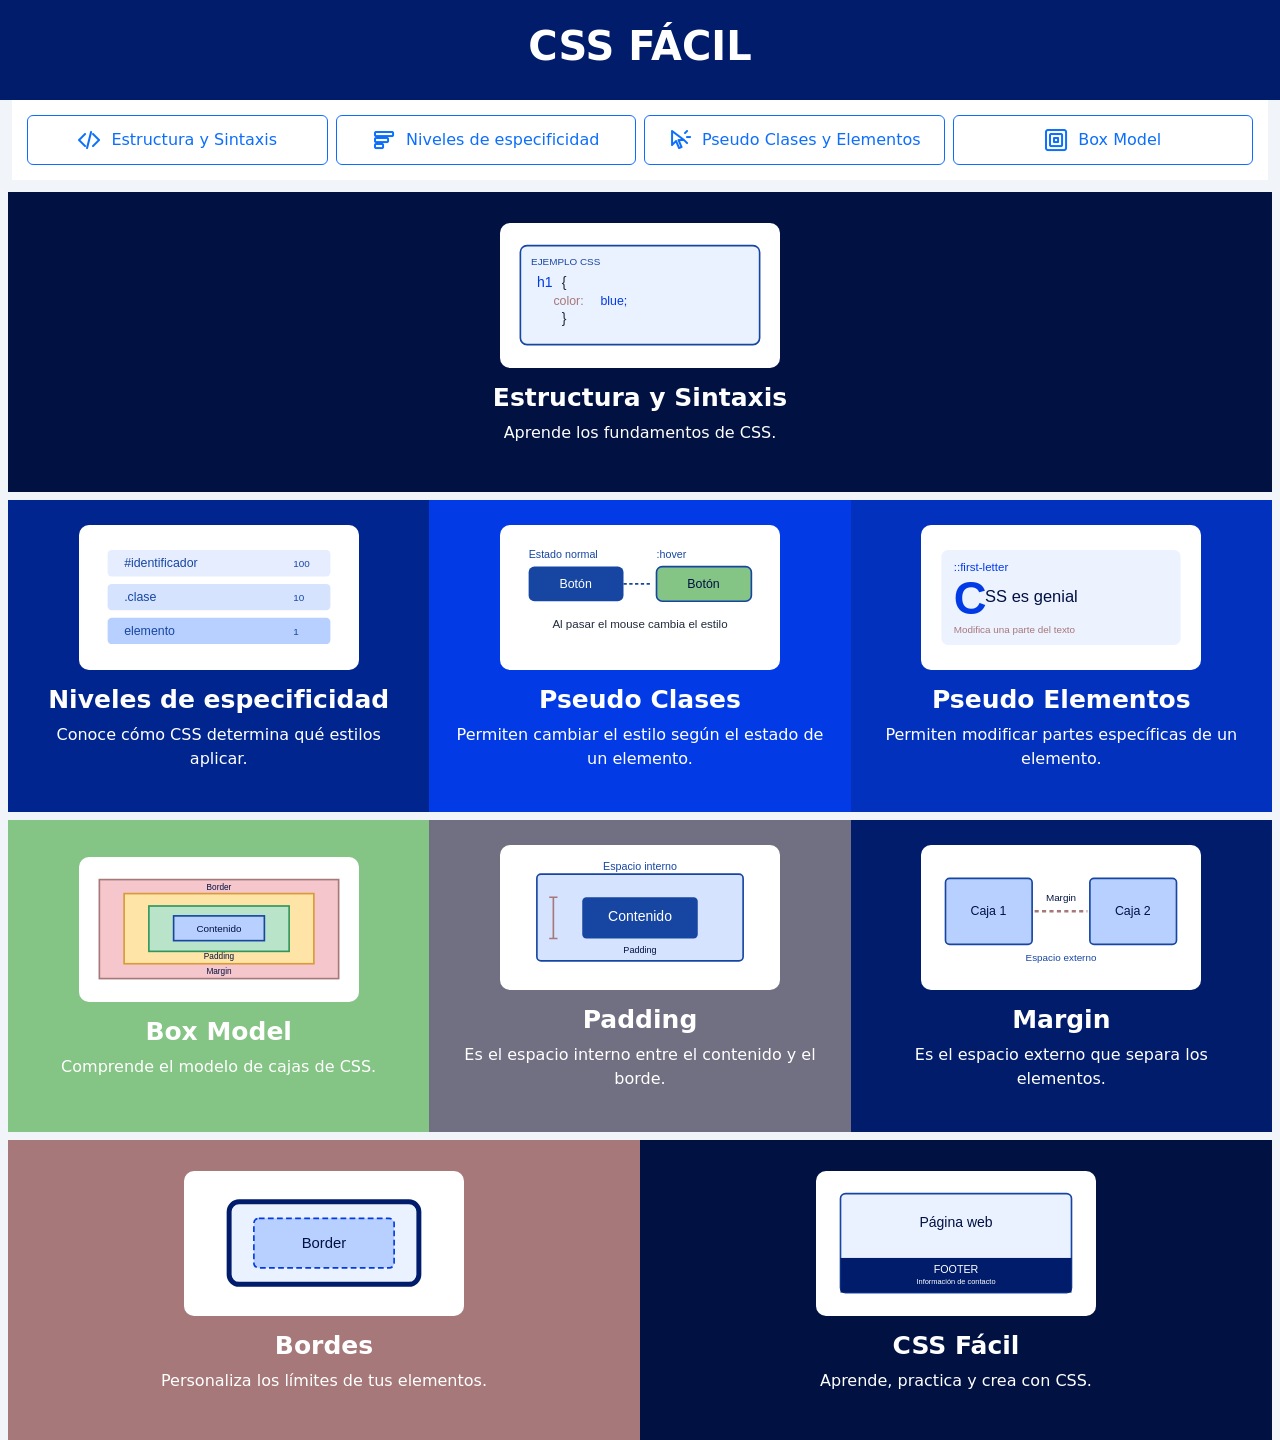
<file: index.html>
<!doctype html>
<html lang="es">

<head>
    <meta charset="utf-8">
    <meta name="viewport" content="width=device-width, initial-scale=1">
    <title>CSS Fácil</title>

    <link href="https://cdn.jsdelivr.net/npm/bootstrap@5.3.8/dist/css/bootstrap.min.css" rel="stylesheet">

    <style>
        body {
            background-color: #f1f4f9;
        }

        /* COLORES ORIGINALES */
        .caja1 {
            min-height: 100px;
            background-color: #011C6B;
            color: white;
        }

        .caja2 {
            min-height: 300px;
            background-color: #011142;
        }

        .caja3 {
            min-height: 300px;
            background-color: #01258F;
        }

        .caja4 {
            min-height: 300px;
            background-color: #023BE6;
        }

        .caja5 {
            min-height: 300px;
            background-color: #0231BD;
        }

        .caja6 {
            min-height: 300px;
            background-color: #A67879;
        }

        .caja7 {
            min-height: 300px;
            background-color: #84C484;
        }

        .caja8 {
            min-height: 300px;
            background-color: #716F82;
        }

        .caja9 {
            min-height: 300px;
            background-color: #011C6B;
        }

        .caja10 {
            min-height: 150px;
            background-color: #011142;
        }

        /* MENÚ */
        .menu {
            background-color: white;
            padding: 15px;
        }

        .menu .btn {
            width: 100%;
            min-height: 50px;
            display: flex;
            align-items: center;
            justify-content: center;
        }

        /* ICONOS DE LOS BOTONES */
        .icono-btn {
            width: 24px;
            height: 24px;
            margin-right: 10px;
        }

        /* El icono se vuelve blanco al pasar el mouse */
        .btn:hover .icono-btn {
            filter: brightness(0) invert(1);
        }

        /* CONTENIDO */
        .contenido {
            color: white;
            padding: 25px;
            display: flex;
            flex-direction: column;
            align-items: center;
            justify-content: center;
            text-align: center;
        }

        .contenido h2 {
            font-size: 25px;
            font-weight: bold;
        }

        .contenido p {
            font-size: 16px;
        }

        /* ENLACE QUE ENVUELVE CADA TARJETA */
        .tarjeta-link {
            display: flex;
            flex-direction: column;
            align-items: center;
            justify-content: center;
            width: 100%;
            height: 100%;
            color: inherit;
            text-decoration: none;
        }

        .tarjeta-link:hover {
            color: inherit;
            opacity: 0.9;
        }

        /* ILUSTRACIONES */
        .ilustracion {
            width: 100%;
            max-width: 280px;
            height: 145px;
            margin-bottom: 15px;
            background-color: white;
            border-radius: 10px;
            padding: 8px;
        }

        .ilustracion text {
            font-family: Arial, sans-serif;
        }
    </style>
</head>

<body>

    <div class="container-fluid">

        <!-- ENCABEZADO -->
        <div class="row">
            <div class="col-12 caja1 d-flex align-items-center justify-content-center">
                <h1 class="fw-bold">CSS FÁCIL</h1>
            </div>
        </div>

        <!-- MENÚ DE NAVEGACIÓN -->
        <nav class="menu">
            <div class="row g-2">

                <div class="col-12 col-sm-6 col-lg-3">
                    <a class="btn btn-outline-primary" href="Estructura.html">
                        <img src="img/estructura.webp" alt="" class="icono-btn">
                        Estructura y Sintaxis
                    </a>
                </div>

                <div class="col-12 col-sm-6 col-lg-3">
                    <a class="btn btn-outline-primary" href="Especificidad.html">
                        <img src="img/especificidad.webp" alt="" class="icono-btn">
                        Niveles de especificidad
                    </a>
                </div>

                <div class="col-12 col-sm-6 col-lg-3">
                    <a class="btn btn-outline-primary" href="PseudoClases.html">
                        <img src="img/pseudoclases.webp" alt="" class="icono-btn">
                        Pseudo Clases y Elementos
                    </a>
                </div>

                <div class="col-12 col-sm-6 col-lg-3">
                    <a class="btn btn-outline-primary" href="BoxModel.html">
                        <img src="img/boxmodel.webp" alt="" class="icono-btn">
                        Box Model
                    </a>
                </div>

            </div>
        </nav>

        <!-- CONTENIDO PRINCIPAL -->
        <div class="row g-2 mt-1">

            <!-- 1. ESTRUCTURA Y SINTAXIS -->
            <header class="col-12 caja2 contenido">
                <a href="Estructura.html" class="tarjeta-link">

                    <svg class="ilustracion" viewBox="0 0 320 145">

                        <rect x="15" y="12" width="290" height="120"
                            rx="8" fill="#eaf1ff" stroke="#1746a2" stroke-width="2"/>

                        <text x="28" y="35" font-size="12" fill="#1746a2">
                            EJEMPLO CSS
                        </text>

                        <text x="35" y="62" font-size="17" fill="#023BE6">
                            h1
                        </text>

                        <text x="65" y="62" font-size="17" fill="#202b3c">
                            {
                        </text>

                        <text x="55" y="84" font-size="15" fill="#A67879">
                            color:
                        </text>

                        <text x="112" y="84" font-size="15" fill="#023BE6">
                            blue;
                        </text>

                        <text x="65" y="106" font-size="17" fill="#202b3c">
                            }
                        </text>

                    </svg>

                    <h2>Estructura y Sintaxis</h2>
                    <p>Aprende los fundamentos de CSS.</p>

                </a>
            </header>

            <!-- 2. ESPECIFICIDAD -->
            <aside class="col-12 col-md-6 col-xl-4 caja3 contenido">
                <a href="Especificidad.html" class="tarjeta-link">

                    <svg class="ilustracion" viewBox="0 0 320 145">

                        <rect x="25" y="15" width="270" height="32"
                            rx="5" fill="#e6edff"/>

                        <text x="45" y="36" font-size="15" fill="#1746a2">
                            #identificador
                        </text>

                        <text x="250" y="36" font-size="12" fill="#1746a2">
                            100
                        </text>

                        <rect x="25" y="56" width="270" height="32"
                            rx="5" fill="#d5e3ff"/>

                        <text x="45" y="77" font-size="15" fill="#1746a2">
                            .clase
                        </text>

                        <text x="250" y="77" font-size="12" fill="#1746a2">
                            10
                        </text>

                        <rect x="25" y="97" width="270" height="32"
                            rx="5" fill="#b8d0ff"/>

                        <text x="45" y="118" font-size="15" fill="#1746a2">
                            elemento
                        </text>

                        <text x="250" y="118" font-size="12" fill="#1746a2">
                            1
                        </text>

                    </svg>

                    <h2>Niveles de especificidad</h2>
                    <p>Conoce cómo CSS determina qué estilos aplicar.</p>

                </a>
            </aside>

            <!-- 3. PSEUDO CLASES -->
            <section class="col-12 col-md-6 col-xl-4 caja4 contenido">
                <a href="PseudoClases.html" class="tarjeta-link">

                    <svg class="ilustracion" viewBox="0 0 320 145">

                        <text x="25" y="25" font-size="13" fill="#1746a2">
                            Estado normal
                        </text>

                        <rect x="25" y="35" width="115" height="42"
                            rx="7" fill="#1746a2"/>

                        <text x="82" y="61" text-anchor="middle"
                            font-size="15" fill="white">
                            Botón
                        </text>

                        <text x="180" y="25" font-size="13" fill="#1746a2">
                            :hover
                        </text>

                        <rect x="180" y="35" width="115" height="42"
                            rx="7" fill="#84C484" stroke="#1746a2" stroke-width="2"/>

                        <text x="237" y="61" text-anchor="middle"
                            font-size="15" fill="#011142">
                            Botón
                        </text>

                        <path d="M140 56 L175 56" stroke="#1746a2"
                            stroke-width="2" stroke-dasharray="4 3"/>

                        <text x="160" y="110" text-anchor="middle"
                            font-size="14" fill="#202b3c">
                            Al pasar el mouse cambia el estilo
                        </text>

                    </svg>

                    <h2>Pseudo Clases</h2>
                    <p>Permiten cambiar el estilo según el estado de un elemento.</p>

                </a>
            </section>

            <!-- 4. PSEUDO ELEMENTOS -->
            <aside class="col-12 col-md-12 col-xl-4 caja5 contenido">
                <a href="PseudoClases.html" class="tarjeta-link">

                    <svg class="ilustracion" viewBox="0 0 320 145">

                        <rect x="15" y="15" width="290" height="115"
                            rx="8" fill="#edf2ff"/>

                        <text x="30" y="40" font-size="14" fill="#023BE6">
                            ::first-letter
                        </text>

                        <text x="30" y="92" font-size="55"
                            font-weight="bold" fill="#023BE6">
                            C
                        </text>

                        <text x="68" y="78" font-size="20" fill="#011142">
                            SS es genial
                        </text>

                        <text x="30" y="116" font-size="12" fill="#A67879">
                            Modifica una parte del texto
                        </text>

                    </svg>

                    <h2>Pseudo Elementos</h2>
                    <p>Permiten modificar partes específicas de un elemento.</p>

                </a>
            </aside>

            <!-- 5. BOX MODEL -->
            <section class="col-12 col-md-4 caja7 contenido">
                <a href="BoxModel.html" class="tarjeta-link">

                    <svg class="ilustracion" viewBox="0 0 320 145">

                        <rect x="15" y="12" width="290" height="120"
                            fill="#f5c6cb" stroke="#a67879" stroke-width="2"/>

                        <rect x="45" y="29" width="230" height="85"
                            fill="#ffe4a8" stroke="#d99b37" stroke-width="2"/>

                        <rect x="75" y="44" width="170" height="55"
                            fill="#b9e4c9" stroke="#32965c" stroke-width="2"/>

                        <rect x="105" y="56" width="110" height="30"
                            fill="#b8d0ff" stroke="#1746a2" stroke-width="2"/>

                        <text x="160" y="75" text-anchor="middle"
                            font-size="12" fill="#011142">
                            Contenido
                        </text>

                        <text x="160" y="108" text-anchor="middle"
                            font-size="10" fill="#011142">
                            Padding
                        </text>

                        <text x="160" y="25" text-anchor="middle"
                            font-size="10" fill="#011142">
                            Border
                        </text>

                        <text x="160" y="127" text-anchor="middle"
                            font-size="10" fill="#011142">
                            Margin
                        </text>

                    </svg>

                    <h2>Box Model</h2>
                    <p>Comprende el modelo de cajas de CSS.</p>

                </a>
            </section>

            <!-- 6. PADDING -->
            <section class="col-12 col-md-4 caja8 contenido">
                <a href="BoxModel.html" class="tarjeta-link">

                    <svg class="ilustracion" viewBox="0 0 320 145">

                        <rect x="35" y="20" width="250" height="105"
                            rx="5" fill="#d5e3ff" stroke="#1746a2" stroke-width="2"/>

                        <rect x="90" y="48" width="140" height="50"
                            rx="5" fill="#1746a2"/>

                        <text x="160" y="77" text-anchor="middle"
                            font-size="17" fill="white">
                            Contenido
                        </text>

                        <path d="M55 48 L55 98 M50 48 L60 48 M50 98 L60 98"
                            stroke="#A67879" stroke-width="2"/>

                        <text x="160" y="15" text-anchor="middle"
                            font-size="13" fill="#1746a2">
                            Espacio interno
                        </text>

                        <text x="160" y="116" text-anchor="middle"
                            font-size="11" fill="#011142">
                            Padding
                        </text>

                    </svg>

                    <h2>Padding</h2>
                    <p>Es el espacio interno entre el contenido y el borde.</p>

                </a>
            </section>

            <!-- 7. MARGIN -->
            <section class="col-12 col-md-4 caja9 contenido">
                <a href="BoxModel.html" class="tarjeta-link">

                    <svg class="ilustracion" viewBox="0 0 320 145">

                        <rect x="20" y="25" width="105" height="80"
                            rx="5" fill="#b8d0ff" stroke="#1746a2" stroke-width="2"/>

                        <rect x="195" y="25" width="105" height="80"
                            rx="5" fill="#b8d0ff" stroke="#1746a2" stroke-width="2"/>

                        <text x="72" y="70" text-anchor="middle"
                            font-size="15" fill="#011142">
                            Caja 1
                        </text>

                        <text x="247" y="70" text-anchor="middle"
                            font-size="15" fill="#011142">
                            Caja 2
                        </text>

                        <path d="M128 65 L192 65" stroke="#A67879"
                            stroke-width="3" stroke-dasharray="5 4"/>

                        <text x="160" y="52" text-anchor="middle"
                            font-size="12" fill="#011142">
                            Margin
                        </text>

                        <text x="160" y="125" text-anchor="middle"
                            font-size="12" fill="#1746a2">
                            Espacio externo
                        </text>

                    </svg>

                    <h2>Margin</h2>
                    <p>Es el espacio externo que separa los elementos.</p>

                </a>
            </section>

            <!-- 8. BORDES -->
            <section class="col-12 col-md-6 caja6 contenido">
                <a href="BoxModel.html" class="tarjeta-link">

                    <svg class="ilustracion" viewBox="0 0 320 145">

                        <rect x="45" y="22" width="230" height="100"
                            rx="12" fill="#eaf1ff" stroke="#011C6B"
                            stroke-width="6"/>

                        <rect x="75" y="42" width="170" height="60"
                            rx="6" fill="#b8d0ff" stroke="#023BE6"
                            stroke-width="2" stroke-dasharray="7 4"/>

                        <text x="160" y="78" text-anchor="middle"
                            font-size="18" fill="#011142">
                            Border
                        </text>

                    </svg>

                    <h2>Bordes</h2>
                    <p>Personaliza los límites de tus elementos.</p>

                </a>
            </section>

            <!-- 9. FOOTER -->
            <footer class="col-12 col-md-6 caja10 contenido">

                <svg class="ilustracion" viewBox="0 0 320 145">

                    <rect x="20" y="12" width="280" height="120"
                        rx="6" fill="#eaf1ff" stroke="#1746a2" stroke-width="2"/>

                    <rect x="20" y="90" width="280" height="42"
                        rx="0" fill="#011C6B"/>

                    <text x="160" y="108" text-anchor="middle"
                        font-size="13" fill="white">
                        FOOTER
                    </text>

                    <text x="160" y="122" text-anchor="middle"
                        font-size="9" fill="white">
                        Información de contacto
                    </text>

                    <text x="160" y="52" text-anchor="middle"
                        font-size="17" fill="#011142">
                        Página web
                    </text>

                </svg>

                <h2>CSS Fácil</h2>
                <p>Aprende, practica y crea con CSS.</p>

            </footer>

        </div>

    </div>

    <script src="https://cdn.jsdelivr.net/npm/bootstrap@5.3.8/dist/js/bootstrap.bundle.min.js"></script>

</body>

</html>
</file>
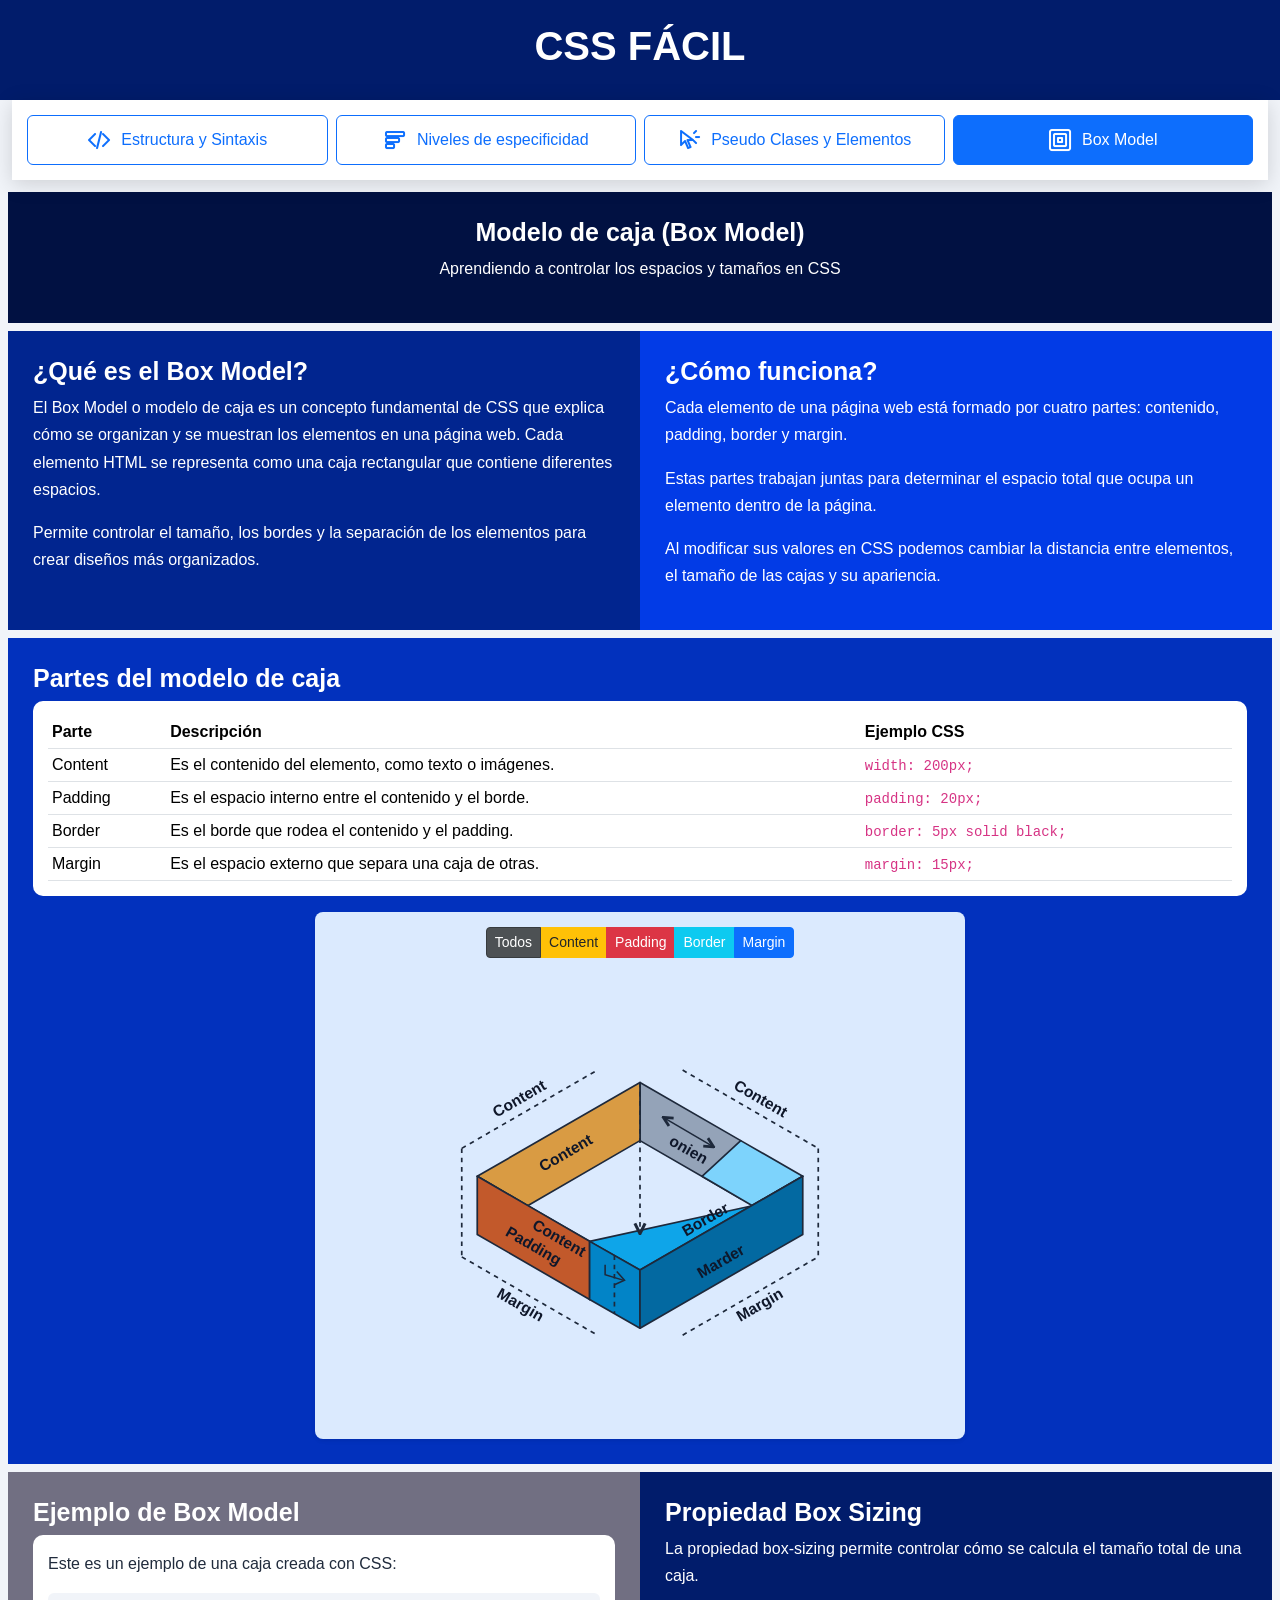
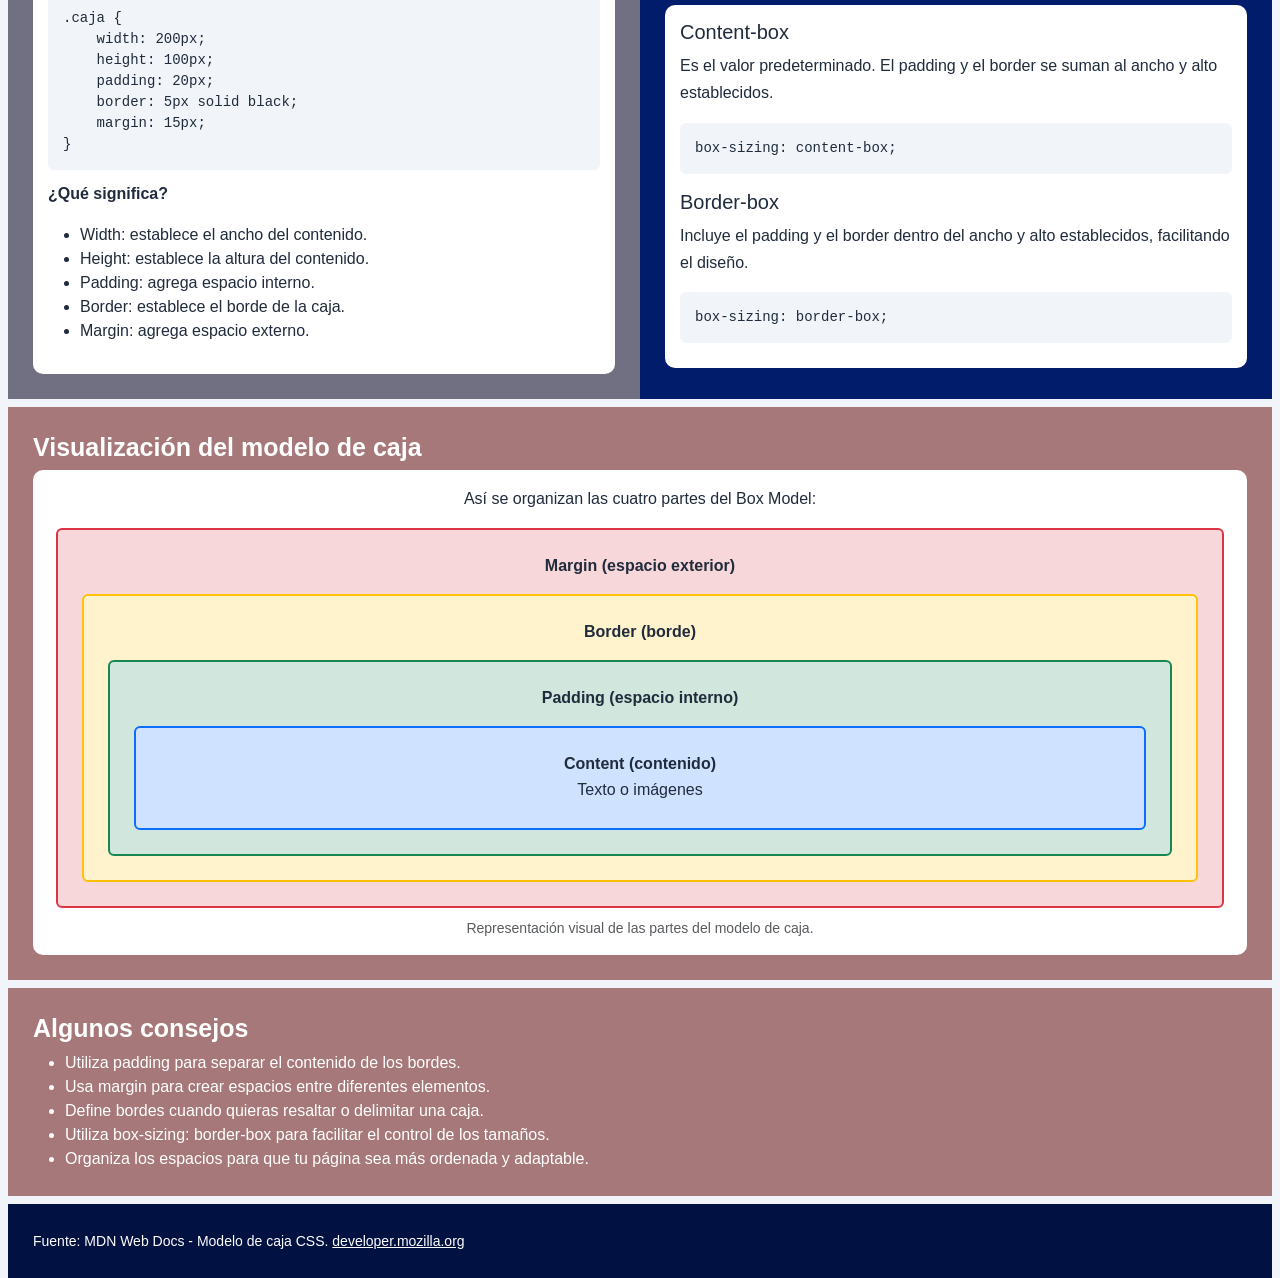
<file: BoxModel.html>
<!DOCTYPE html>
<html lang="es">
<head>
    <meta charset="UTF-8">
    <meta name="viewport" content="width=device-width, initial-scale=1.0">
    <title>Box Model CSS</title>

    <link href="https://cdn.jsdelivr.net/npm/bootstrap@5.3.8/dist/css/bootstrap.min.css" rel="stylesheet">
    <link rel="stylesheet" href="estilos.css">
    <link rel="stylesheet" href="tema.css">

    <style>
        /* Estilos específicos para el diagrama interactivo */
        .diagrama-container {
            max-width: 650px;
            margin: 0 auto;
            background-color: #dbeafe;
            border-radius: 0.5rem;
            padding: 15px;
        }

        .diagrama-boxmodel svg {
            width: 100%;
            height: auto;
            display: block;
            font-family: 'Segoe UI', Roboto, Helvetica, Arial, sans-serif;
        }

        .diagrama-boxmodel .texto-diagrama {
            font-weight: 700;
            font-size: 20px;
            fill: #0f172a;
            text-anchor: middle;
            dominant-baseline: middle;
        }

        .diagrama-boxmodel .linea-punteada {
            stroke: #1e293b;
            stroke-width: 2.2;
            stroke-dasharray: 6, 6;
            fill: none;
        }

        .diagrama-boxmodel .borde-solido {
            stroke: #1e293b;
            stroke-width: 2.2;
            stroke-linejoin: round;
            transition: opacity 0.3s ease, transform 0.3s ease;
        }

        /* Clases para el comportamiento interactivo de los botones */
        .oculto {
            opacity: 0.15;
        }
    </style>
</head>
<body>

    <div class="container-fluid">

        <!-- ENCABEZADO -->
        <div class="row">
            <div class="col-12 caja1 d-flex align-items-center justify-content-center">
                <h1 class="fw-bold">
                    <a href="index.html" class="text-white text-decoration-none">CSS FÁCIL</a>
                </h1>
            </div>
        </div>

        <!-- MENÚ -->
        <nav class="menu">
            <div class="row g-2">
                <div class="col-12 col-sm-6 col-lg-3">
                    <a class="btn btn-outline-primary" href="Estructura.html">
                        <img src="img/estructura.webp" alt="" class="icono-btn">
                        Estructura y Sintaxis
                    </a>
                </div>
                <div class="col-12 col-sm-6 col-lg-3">
                    <a class="btn btn-outline-primary" href="Especificidad.html">
                        <img src="img/especificidad.webp" alt="" class="icono-btn">
                        Niveles de especificidad
                    </a>
                </div>
                <div class="col-12 col-sm-6 col-lg-3">
                    <a class="btn btn-outline-primary" href="PseudoClases.html">
                        <img src="img/pseudoclases.webp" alt="" class="icono-btn">
                        Pseudo Clases y Elementos
                    </a>
                </div>
                <div class="col-12 col-sm-6 col-lg-3">
                    <a class="btn btn-primary" href="BoxModel.html">
                        <img src="img/boxmodel.webp" alt="" class="icono-btn">
                        Box Model
                    </a>
                </div>
            </div>
        </nav>

        <div class="row g-2 mt-1">

            <!-- TÍTULO -->
            <header class="col-12 caja2 bloque text-center">
                <h2>Modelo de caja (Box Model)</h2>
                <p>Aprendiendo a controlar los espacios y tamaños en CSS</p>
            </header>

            <!-- QUÉ ES -->
            <section class="col-12 col-md-6 caja3 bloque">
                <h2>¿Qué es el Box Model?</h2>
                <p>
                    El Box Model o modelo de caja es un concepto fundamental de CSS
                    que explica cómo se organizan y se muestran los elementos en una
                    página web. Cada elemento HTML se representa como una caja
                    rectangular que contiene diferentes espacios.
                </p>
                <p>
                    Permite controlar el tamaño, los bordes y la separación de los
                    elementos para crear diseños más organizados.
                </p>
            </section>

            <!-- CÓMO FUNCIONA -->
            <section class="col-12 col-md-6 caja4 bloque">
                <h2>¿Cómo funciona?</h2>
                <p>
                    Cada elemento de una página web está formado por cuatro partes:
                    contenido, padding, border y margin.
                </p>
                <p>
                    Estas partes trabajan juntas para determinar el espacio total
                    que ocupa un elemento dentro de la página.
                </p>
                <p>
                    Al modificar sus valores en CSS podemos cambiar la distancia
                    entre elementos, el tamaño de las cajas y su apariencia.
                </p>
            </section>

            <!-- PARTES DEL BOX MODEL -->
            <section class="col-12 caja5 bloque">
                <h2>Partes del modelo de caja</h2>

                <div class="tarjeta-blanca">
                    <table class="table table-sm mb-0">
                        <thead>
                            <tr>
                                <th>Parte</th>
                                <th>Descripción</th>
                                <th>Ejemplo CSS</th>
                            </tr>
                        </thead>
                        <tbody>
                            <tr>
                                <td>Content</td>
                                <td>Es el contenido del elemento, como texto o imágenes.</td>
                                <td><code>width: 200px;</code></td>
                            </tr>
                            <tr>
                                <td>Padding</td>
                                <td>Es el espacio interno entre el contenido y el borde.</td>
                                <td><code>padding: 20px;</code></td>
                            </tr>
                            <tr>
                                <td>Border</td>
                                <td>Es el borde que rodea el contenido y el padding.</td>
                                <td><code>border: 5px solid black;</code></td>
                            </tr>
                            <tr>
                                <td>Margin</td>
                                <td>Es el espacio externo que separa una caja de otras.</td>
                                <td><code>margin: 15px;</code></td>
                            </tr>
                        </tbody>
                    </table>
                </div>

                <!-- DIAGRAMA ISOMÉTRICO INTERACTIVO CON BOTONES -->
                <div class="text-center mt-3">
                    <div class="diagrama-container shadow-sm">
                        
                        <!-- Botones de control interactivos -->
                        <div class="btn-group mb-3 flex-wrap justify-content-center" role="group" aria-label="Filtros Box Model">
                            <button type="button" class="btn btn-sm btn-dark active" onclick="filtrarBoxModel('todos', this)">Todos</button>
                            <button type="button" class="btn btn-sm btn-warning text-dark" onclick="filtrarBoxModel('content', this)">Content</button>
                            <button type="button" class="btn btn-sm btn-danger" onclick="filtrarBoxModel('padding', this)">Padding</button>
                            <button type="button" class="btn btn-sm btn-info text-white" onclick="filtrarBoxModel('border', this)">Border</button>
                            <button type="button" class="btn btn-sm btn-primary" onclick="filtrarBoxModel('margin', this)">Margin</button>
                        </div>

                        <div class="diagrama-boxmodel">
                            <svg viewBox="0 0 800 580" xmlns="http://www.w3.org/2000/svg" role="img" aria-label="Diagrama isométrico interactivo del Modelo de Caja CSS">
                                <defs>
                                    <marker id="flecha-fin" markerWidth="8" markerHeight="8" refX="7" refY="4" orient="auto">
                                        <path d="M1,1 L7,4 L1,7" fill="none" stroke="#1e293b" stroke-width="1.8" />
                                    </marker>
                                    <marker id="flecha-inicio" markerWidth="8" markerHeight="8" refX="1" refY="4" orient="auto">
                                        <path d="M7,1 L1,4 L7,7" fill="none" stroke="#1e293b" stroke-width="1.8" />
                                    </marker>
                                </defs>

                                <!-- LÍNEAS GUÍA PUNTEADAS EXTERIORES -->
                                <line x1="170" y1="225" x2="345" y2="124" class="linea-punteada capa-margin" />
                                <line x1="455" y1="124" x2="630" y2="225" class="linea-punteada capa-margin" />
                                <line x1="170" y1="365" x2="345" y2="466" class="linea-punteada capa-margin" />
                                <line x1="455" y1="466" x2="630" y2="365" class="linea-punteada capa-margin" />
                                <line x1="170" y1="225" x2="170" y2="365" class="linea-punteada capa-margin" />
                                <line x1="630" y1="225" x2="630" y2="365" class="linea-punteada capa-margin" />

                                <!-- TEXTOS EXTERIORES -->
                                <text x="245" y="162" class="texto-diagrama capa-margin" transform="rotate(-30, 245, 162)">Content</text>
                                <text x="555" y="162" class="texto-diagrama capa-margin" transform="rotate(30, 555, 162)">Content</text>
                                <text x="245" y="428" class="texto-diagrama capa-margin" transform="rotate(30, 245, 428)">Margin</text>
                                <text x="555" y="428" class="texto-diagrama capa-margin" transform="rotate(-30, 555, 428)">Margin</text>

                                <!-- PARED INTERIOR GRIS (Content central) -->
                                <polygon points="400,140 530,215 530,290 400,215" fill="#94a3b8" class="borde-solido capa-content" />
                                <line x1="430" y1="185" x2="495" y2="223" stroke="#1e293b" stroke-width="2" marker-start="url(#flecha-inicio)" marker-end="url(#flecha-fin)" class="capa-content" />
                                <text x="462" y="228" class="texto-diagrama capa-content" transform="rotate(30, 462, 228)">onien</text>

                                <!-- CARAS SUPERIORES (Anillo 3D - Padding / Border) -->
                                <polygon points="190,261 400,140 400,215 255,299" fill="#d99b43" class="borde-solido capa-padding" />
                                <polygon points="190,261 255,299 400,382 335,420" fill="#d99b43" class="borde-solido capa-padding" />
                                <polygon points="530,215 610,261 545,299 480,261" fill="#7dd3fc" class="borde-solido capa-border" />
                                <polygon points="545,299 610,261 400,382 335,345" fill="#0ea5e9" class="borde-solido capa-border" />

                                <!-- PAREDES FRONTALES EXTERIORES -->
                                <polygon points="190,261 335,345 335,420 190,336" fill="#c2592b" class="borde-solido capa-padding" />
                                <polygon points="335,345 400,382 400,457 335,420" fill="#0284c7" class="borde-solido capa-border" />
                                <polygon points="400,382 610,261 610,336 400,457" fill="#0369a1" class="borde-solido capa-border" />

                                <!-- LÍNEAS PUNTEADAS CENTRALES -->
                                <line x1="400" y1="140" x2="400" y2="335" class="linea-punteada capa-content" marker-end="url(#flecha-fin)" />
                                <line x1="367" y1="363" x2="367" y2="438" class="linea-punteada capa-border" />

                                <!-- TEXTOS SOBRE EL BLOQUE 3D -->
                                <text x="305" y="232" class="texto-diagrama capa-content" transform="rotate(-30, 305, 232)">Content</text>
                                <text x="295" y="342" class="texto-diagrama capa-content" transform="rotate(30, 295, 342)">Content</text>
                                <text x="262" y="352" class="texto-diagrama capa-padding" transform="rotate(30, 262, 352)">Padding</text>
                                <text x="485" y="318" class="texto-diagrama capa-border" transform="rotate(-30, 485, 318)">Border</text>
                                <text x="505" y="372" class="texto-diagrama capa-border" transform="rotate(-30, 505, 372)">Marder</text>

                                <!-- Detalle de flecha en la esquina frontal -->
                                <polyline points="355,375 355,388 378,395" fill="none" stroke="#1e293b" stroke-width="2" />
                                <polyline points="370,384 380,395 367,401" fill="none" stroke="#1e293b" stroke-width="2" />
                            </svg>
                        </div>
                    </div>
                </div>
            </section>

            <!-- EJEMPLOS -->
            <section class="col-12 col-md-6 caja8 bloque">
                <h2>Ejemplo de Box Model</h2>

                <div class="tarjeta-blanca">

                    <p>Este es un ejemplo de una caja creada con CSS:</p>

                    <pre class="codigo">.caja {
    width: 200px;
    height: 100px;
    padding: 20px;
    border: 5px solid black;
    margin: 15px;
}</pre>

                    <p><strong>¿Qué significa?</strong></p>
                    <ul>
                        <li>Width: establece el ancho del contenido.</li>
                        <li>Height: establece la altura del contenido.</li>
                        <li>Padding: agrega espacio interno.</li>
                        <li>Border: establece el borde de la caja.</li>
                        <li>Margin: agrega espacio externo.</li>
                    </ul>

                </div>
            </section>

            <!-- BOX SIZING -->
            <section class="col-12 col-md-6 caja9 bloque">
                <h2>Propiedad Box Sizing</h2>

                <p>
                    La propiedad box-sizing permite controlar cómo se calcula
                    el tamaño total de una caja.
                </p>

                <div class="tarjeta-blanca">
                    <h5>Content-box</h5>
                    <p>
                        Es el valor predeterminado. El padding y el border
                        se suman al ancho y alto establecidos.
                    </p>

                    <pre class="codigo">box-sizing: content-box;</pre>

                    <h5 class="mt-3">Border-box</h5>
                    <p>
                        Incluye el padding y el border dentro del ancho y
                        alto establecidos, facilitando el diseño.
                    </p>

                    <pre class="codigo">box-sizing: border-box;</pre>
                </div>
            </section>

            <!-- EJEMPLO VISUAL -->
            <section class="col-12 caja6 bloque">
                <h2>Visualización del modelo de caja</h2>

                <div class="tarjeta-blanca text-center">

                    <p>Así se organizan las cuatro partes del Box Model:</p>

                    <div class="p-4 m-2 rounded"
                    style="background-color: #f8d7da; border: 2px solid #dc3545;">

                        <strong>Margin (espacio exterior)</strong>

                        <div class="p-4 mt-3 rounded"
                        style="background-color: #fff3cd; border: 2px solid #ffc107;">

                            <strong>Border (borde)</strong>

                            <div class="p-4 mt-3 rounded"
                            style="background-color: #d1e7dd; border: 2px solid #198754;">

                                <strong>Padding (espacio interno)</strong>

                                <div class="p-4 mt-3 rounded"
                                style="background-color: #cfe2ff; border: 2px solid #0d6efd;">

                                    <strong>Content (contenido)</strong>
                                    <p class="mb-0">Texto o imágenes</p>

                                </div>
                            </div>
                        </div>
                    </div>

                    <small class="text-muted">
                        Representación visual de las partes del modelo de caja.
                    </small>
                </div>
            </section>

            <!-- CONSEJOS -->
            <section class="col-12 caja6 bloque">
                <h2>Algunos consejos</h2>
                <ul class="mb-0">
                    <li>Utiliza padding para separar el contenido de los bordes.</li>
                    <li>Usa margin para crear espacios entre diferentes elementos.</li>
                    <li>Define bordes cuando quieras resaltar o delimitar una caja.</li>
                    <li>Utiliza box-sizing: border-box para facilitar el control de los tamaños.</li>
                    <li>Organiza los espacios para que tu página sea más ordenada y adaptable.</li>
                </ul>
            </section>

            <!-- FUENTE -->
            <footer class="col-12 caja10 bloque">
                <small>
                    Fuente: MDN Web Docs - Modelo de caja CSS.
                    <a class="text-white"
                    href="https://developer.mozilla.org/es/docs/Web/CSS/Guides/Box_model/Introduction_to_the_CSS_box_model"
                    target="_blank" rel="noopener">
                    developer.mozilla.org
                    </a>
                </small>
            </footer>

        </div>
    </div>

    <script src="https://cdn.jsdelivr.net/npm/bootstrap@5.3.8/dist/js/bootstrap.bundle.min.js"></script>
    
    <!-- Script para darle interactividad a los botones -->
    <script>
        function filtrarBoxModel(capa, boton) {
            // Actualizar botones activos
            document.querySelectorAll('.diagrama-container .btn-group button').forEach(btn => btn.classList.remove('active'));
            boton.classList.add('active');

            // Obtener todos los elementos gráficos por partes
            const contents = document.querySelectorAll('.capa-content');
            const paddings = document.querySelectorAll('.capa-padding');
            const borders = document.querySelectorAll('.capa-border');
            const margins = document.querySelectorAll('.capa-margin');

            const todasLasCapas = [
                { elementos: contents, nombre: 'content' },
                { elementos: paddings, nombre: 'padding' },
                { elementos: borders, nombre: 'border' },
                { elementos: margins, nombre: 'margin' }
            ];

            todasLasCapas.forEach(c => {
                c.elementos.forEach(el => {
                    if (capa === 'todos' || c.nombre === capa) {
                        el.classList.remove('oculto');
                    } else {
                        el.classList.add('oculto');
                    }
                });
            });
        }
    </script>
</body>
</html>
</file>
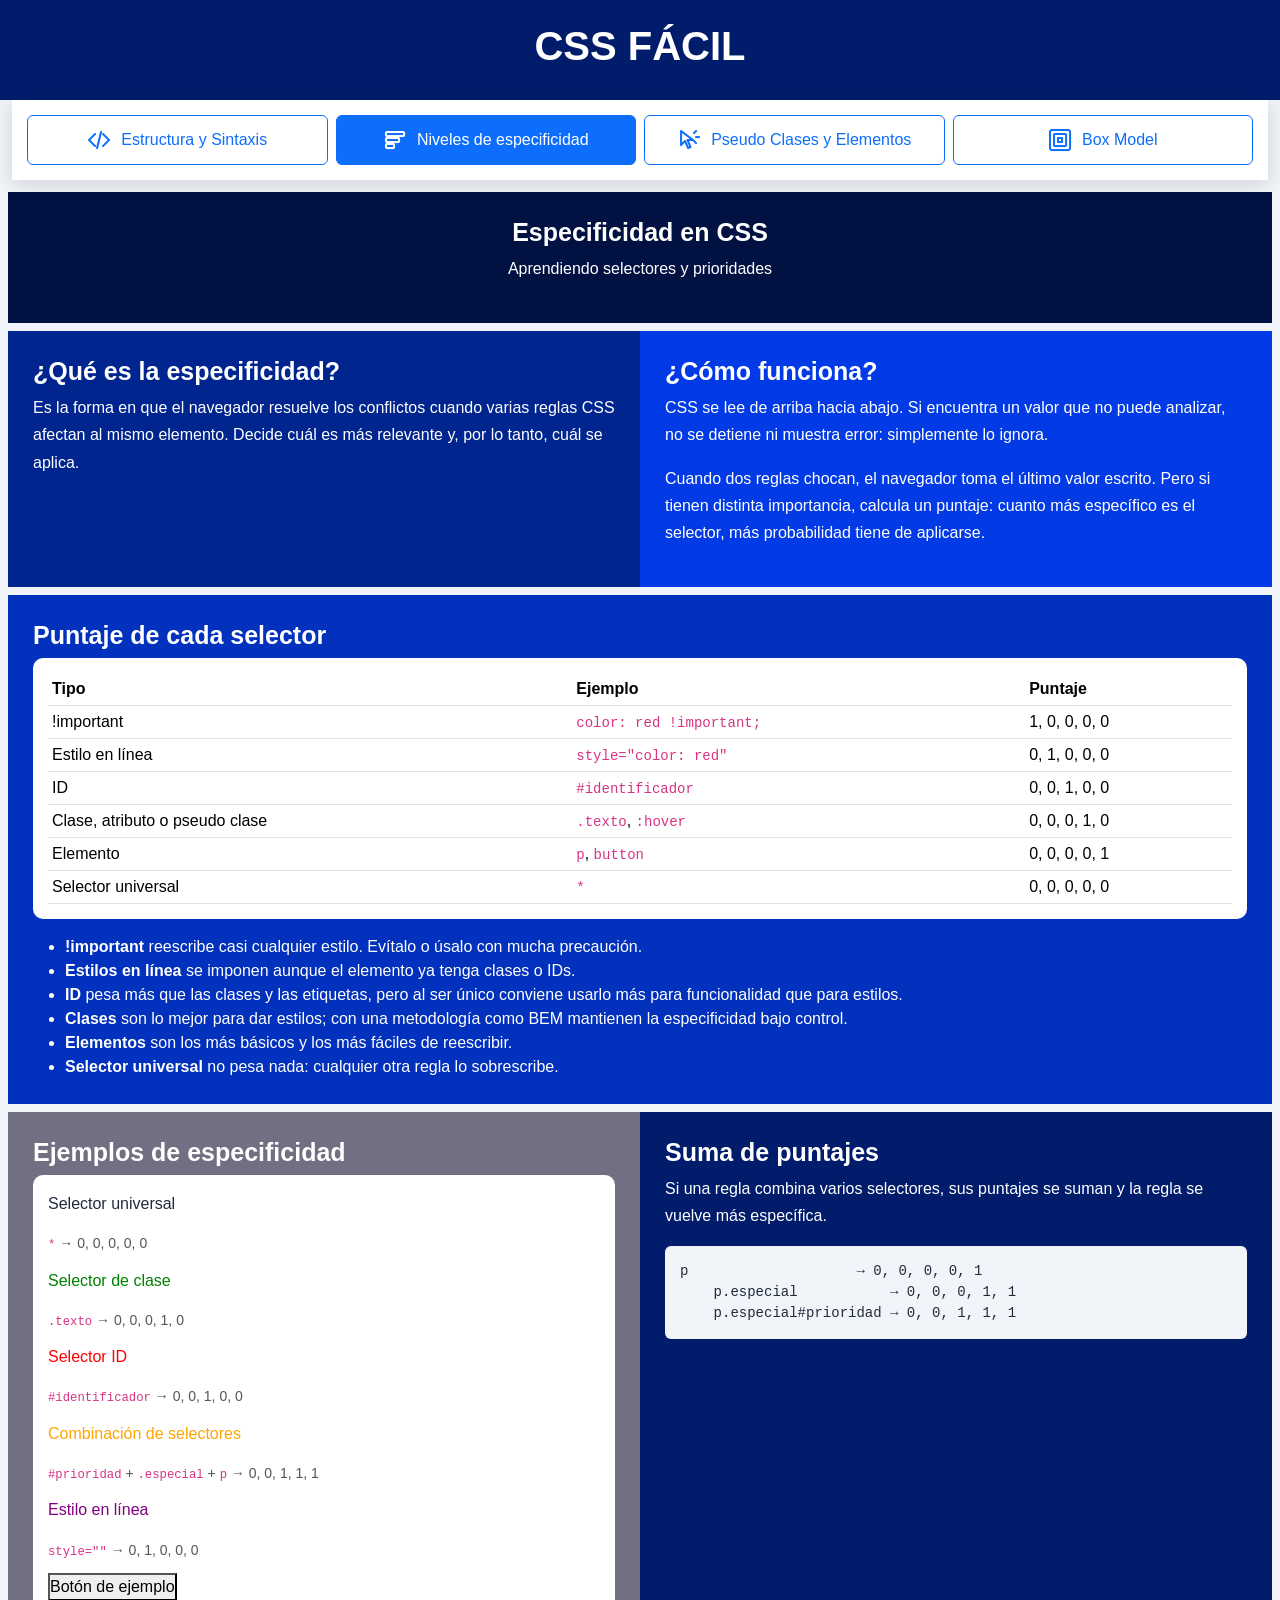
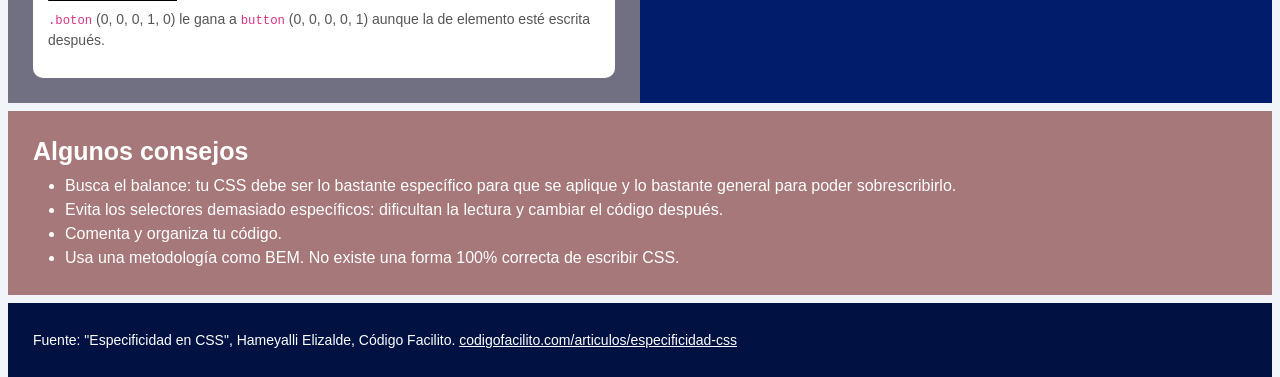
<file: Especificidad.html>
<!DOCTYPE html>
    <html lang="es">
    <head>
        <meta charset="UTF-8">
        <meta name="viewport" content="width=device-width, initial-scale=1.0">
        <title>Especificidad CSS</title>

        <link href="https://cdn.jsdelivr.net/npm/bootstrap@5.3.8/dist/css/bootstrap.min.css" rel="stylesheet">
        <link rel="stylesheet" href="estilos.css">
        <link rel="stylesheet" href="tema.css">
    </head>
    <body>

        <div class="container-fluid">

            <!-- ENCABEZADO -->
            <div class="row">
                <div class="col-12 caja1 d-flex align-items-center justify-content-center">
                    <h1 class="fw-bold">
                        <a href="index.html" class="text-white text-decoration-none">CSS FÁCIL</a>
                    </h1>
                </div>
            </div>

            <!-- MENÚ -->
            <nav class="menu">
                <div class="row g-2">
                    <div class="col-12 col-sm-6 col-lg-3">
                        <a class="btn btn-outline-primary" href="Estructura.html">
                            <img src="img/estructura.webp" alt="" class="icono-btn">
                            Estructura y Sintaxis
                        </a>
                    </div>
                    <div class="col-12 col-sm-6 col-lg-3">
                        <a class="btn btn-primary" href="Especificidad.html">
                            <img src="img/especificidad.webp" alt="" class="icono-btn">
                            Niveles de especificidad
                        </a>
                    </div>
                    <div class="col-12 col-sm-6 col-lg-3">
                        <a class="btn btn-outline-primary" href="PseudoClases.html">
                            <img src="img/pseudoclases.webp" alt="" class="icono-btn">
                            Pseudo Clases y Elementos
                        </a>
                    </div>
                    <div class="col-12 col-sm-6 col-lg-3">
                        <a class="btn btn-outline-primary" href="BoxModel.html">
                            <img src="img/boxmodel.webp" alt="" class="icono-btn">
                            Box Model
                        </a>
                    </div>
                </div>
            </nav>

            <div class="row g-2 mt-1">

                <!-- TÍTULO -->
                <header class="col-12 caja2 bloque text-center">
                    <h2>Especificidad en CSS</h2>
                    <p>Aprendiendo selectores y prioridades</p>
                </header>

                <!-- QUÉ ES -->
                <section class="col-12 col-md-6 caja3 bloque">
                    <h2>¿Qué es la especificidad?</h2>
                    <p>
                        Es la forma en que el navegador resuelve los conflictos cuando
                        varias reglas CSS afectan al mismo elemento. Decide cuál es más
                        relevante y, por lo tanto, cuál se aplica.
                    </p>
                </section>

                <!-- CÓMO FUNCIONA -->
                <section class="col-12 col-md-6 caja4 bloque">
                    <h2>¿Cómo funciona?</h2>
                    <p>
                        CSS se lee de arriba hacia abajo. Si encuentra un valor que no
                        puede analizar, no se detiene ni muestra error: simplemente lo
                        ignora.
                    </p>
                    <p>
                        Cuando dos reglas chocan, el navegador toma el último valor
                        escrito. Pero si tienen distinta importancia, calcula un
                        puntaje: cuanto más específico es el selector, más
                        probabilidad tiene de aplicarse.
                    </p>
                </section>

                <!-- PUNTAJES -->
                <section class="col-12 caja5 bloque">
                    <h2>Puntaje de cada selector</h2>

                    <div class="tarjeta-blanca">
                        <table class="table table-sm mb-0">
                            <thead>
                                <tr>
                                    <th>Tipo</th>
                                    <th>Ejemplo</th>
                                    <th>Puntaje</th>
                                </tr>
                            </thead>
                            <tbody>
                                <tr>
                                    <td>!important</td>
                                    <td><code>color: red !important;</code></td>
                                    <td>1, 0, 0, 0, 0</td>
                                </tr>
                                <tr>
                                    <td>Estilo en línea</td>
                                    <td><code>style="color: red"</code></td>
                                    <td>0, 1, 0, 0, 0</td>
                                </tr>
                                <tr>
                                    <td>ID</td>
                                    <td><code>#identificador</code></td>
                                    <td>0, 0, 1, 0, 0</td>
                                </tr>
                                <tr>
                                    <td>Clase, atributo o pseudo clase</td>
                                    <td><code>.texto</code>, <code>:hover</code></td>
                                    <td>0, 0, 0, 1, 0</td>
                                </tr>
                                <tr>
                                    <td>Elemento</td>
                                    <td><code>p</code>, <code>button</code></td>
                                    <td>0, 0, 0, 0, 1</td>
                                </tr>
                                <tr>
                                    <td>Selector universal</td>
                                    <td><code>*</code></td>
                                    <td>0, 0, 0, 0, 0</td>
                                </tr>
                            </tbody>
                        </table>
                    </div>

                    <ul class="mt-3 mb-0">
                        <li><strong>!important</strong> reescribe casi cualquier estilo. Evítalo o úsalo con mucha precaución.</li>
                        <li><strong>Estilos en línea</strong> se imponen aunque el elemento ya tenga clases o IDs.</li>
                        <li><strong>ID</strong> pesa más que las clases y las etiquetas, pero al ser único conviene usarlo más para funcionalidad que para estilos.</li>
                        <li><strong>Clases</strong> son lo mejor para dar estilos; con una metodología como BEM mantienen la especificidad bajo control.</li>
                        <li><strong>Elementos</strong> son los más básicos y los más fáciles de reescribir.</li>
                        <li><strong>Selector universal</strong> no pesa nada: cualquier otra regla lo sobrescribe.</li>
                    </ul>
                </section>

                <!-- EJEMPLOS -->
                <section class="col-12 col-md-6 caja8 bloque">
                    <h2>Ejemplos de especificidad</h2>

                    <div class="tarjeta-blanca">

                        <p>Selector universal</p>
                        <small class="calculo"><code>*</code> → 0, 0, 0, 0, 0</small>

                        <p class="texto">Selector de clase</p>
                        <small class="calculo"><code>.texto</code> → 0, 0, 0, 1, 0</small>

                        <p id="identificador">Selector ID</p>
                        <small class="calculo"><code>#identificador</code> → 0, 0, 1, 0, 0</small>

                        <p class="especial" id="prioridad">Combinación de selectores</p>
                        <small class="calculo">
                            <code>#prioridad</code> + <code>.especial</code> + <code>p</code>
                            → 0, 0, 1, 1, 1
                        </small>

                        <p class="inline" style="color: purple;">Estilo en línea</p>
                        <small class="calculo"><code>style=""</code> → 0, 1, 0, 0, 0</small>

                        <button class="boton">Botón de ejemplo</button>
                        <small class="calculo mt-2">
                            <code>.boton</code> (0, 0, 0, 1, 0) le gana a
                            <code>button</code> (0, 0, 0, 0, 1) aunque la de elemento
                            esté escrita después.
                        </small>

                    </div>
                </section>

                <!-- SUMA DE PUNTAJES -->
                <section class="col-12 col-md-6 caja9 bloque">
                    <h2>Suma de puntajes</h2>
                    <p>
                        Si una regla combina varios selectores, sus puntajes se suman y
                        la regla se vuelve más específica.
                    </p>

                    <pre class="codigo">p                    → 0, 0, 0, 0, 1
    p.especial           → 0, 0, 0, 1, 1
    p.especial#prioridad → 0, 0, 1, 1, 1</pre>
                </section>

                <!-- CONSEJOS -->
                <section class="col-12 caja6 bloque">
                    <h2>Algunos consejos</h2>
                    <ul class="mb-0">
                        <li>Busca el balance: tu CSS debe ser lo bastante específico para que se aplique y lo bastante general para poder sobrescribirlo.</li>
                        <li>Evita los selectores demasiado específicos: dificultan la lectura y cambiar el código después.</li>
                        <li>Comenta y organiza tu código.</li>
                        <li>Usa una metodología como BEM. No existe una forma 100% correcta de escribir CSS.</li>
                    </ul>
                </section>

                <!-- FUENTE -->
                <footer class="col-12 caja10 bloque">
                    <small>
                        Fuente: "Especificidad en CSS", Hameyalli Elizalde, Código Facilito.
                        <a class="text-white" href="https://codigofacilito.com/articulos/especificidad-css"
                        target="_blank" rel="noopener">codigofacilito.com/articulos/especificidad-css</a>
                    </small>
                </footer>

            </div>
        </div>

        <script src="https://cdn.jsdelivr.net/npm/bootstrap@5.3.8/dist/js/bootstrap.bundle.min.js"></script>
    </body>
    </html>
</file>
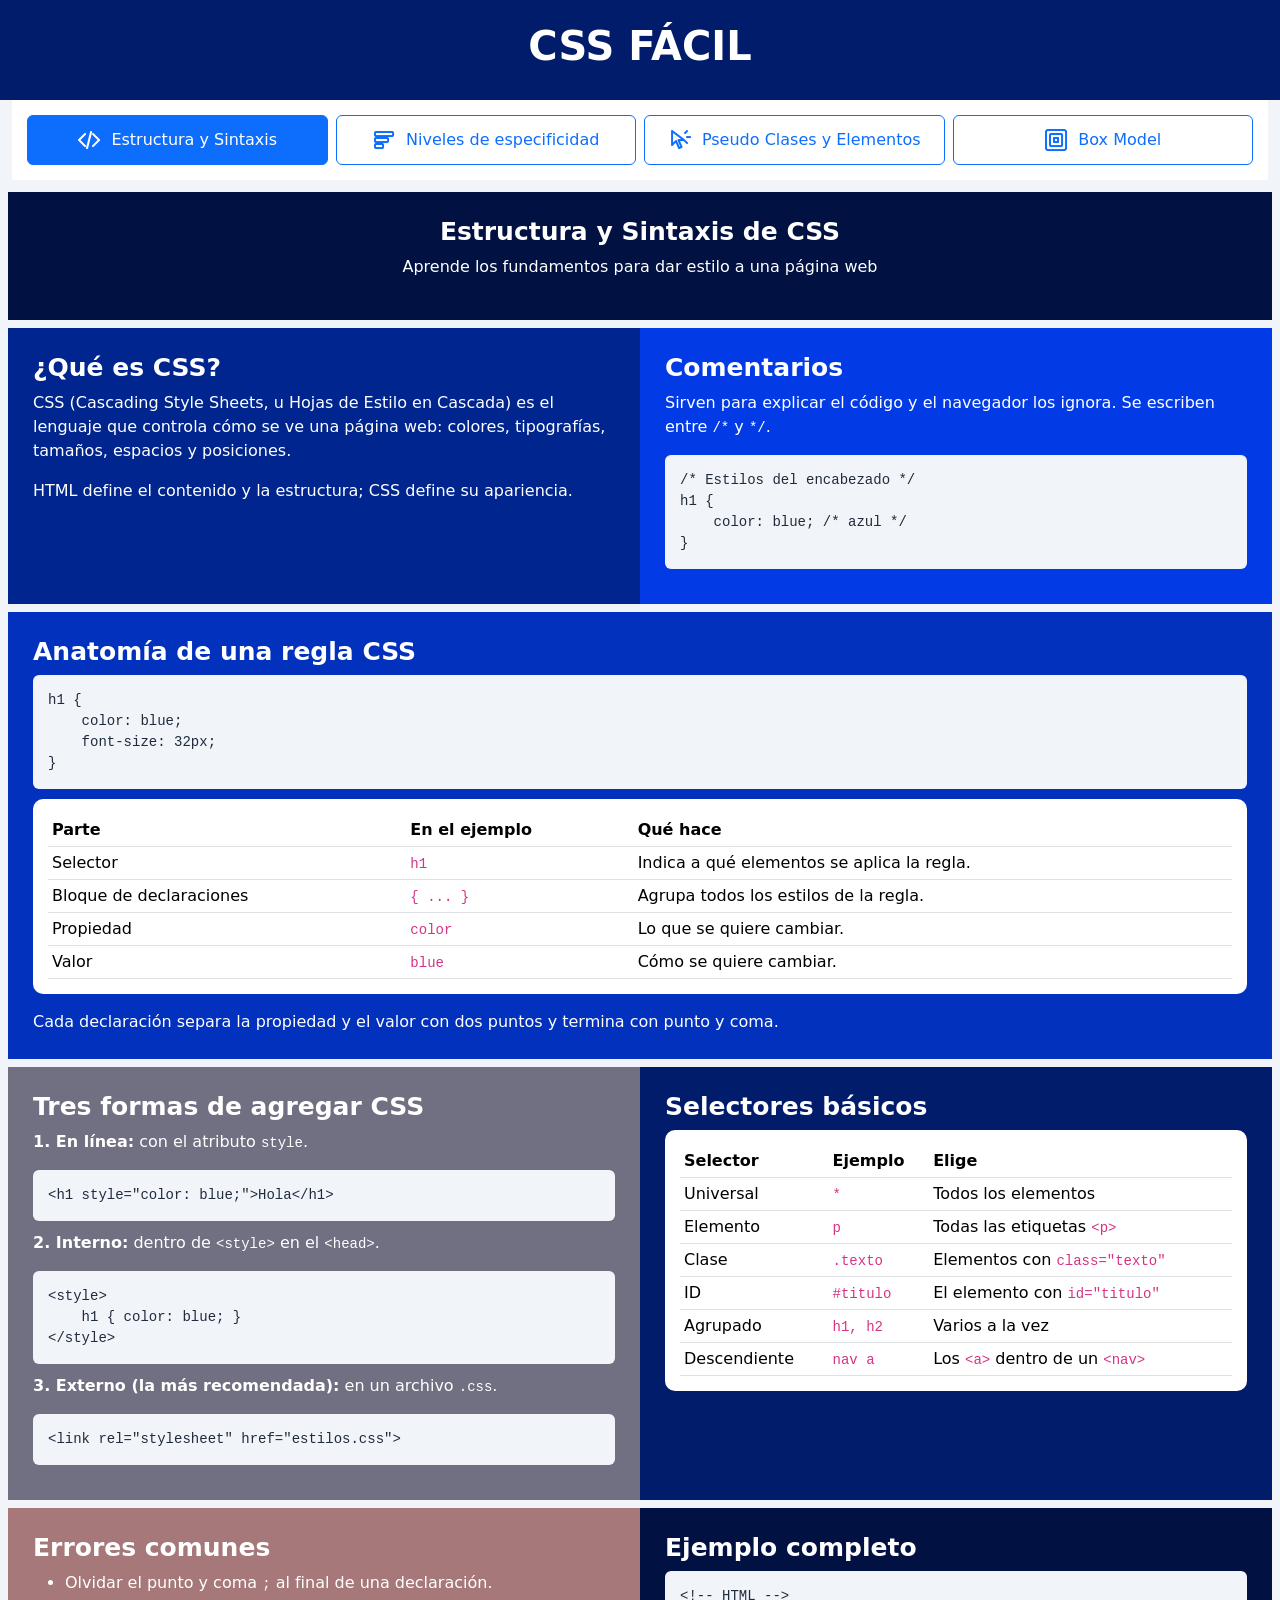
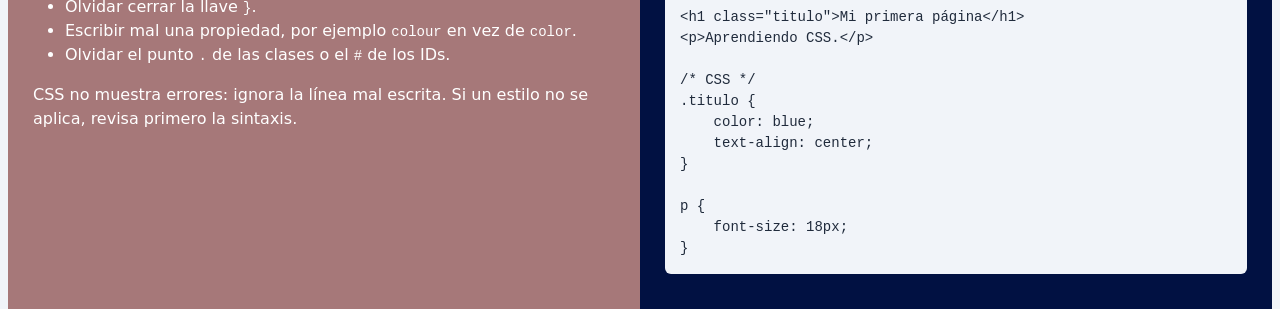
<file: Estructura.html>
<!DOCTYPE html>
<html lang="es">
<head>
    <meta charset="UTF-8">
    <meta name="viewport" content="width=device-width, initial-scale=1.0">
    <title>Estructura y Sintaxis CSS</title>

    <link href="https://cdn.jsdelivr.net/npm/bootstrap@5.3.8/dist/css/bootstrap.min.css" rel="stylesheet">
    <link rel="stylesheet" href="tema.css">
</head>
<body>

    <div class="container-fluid">

        <!-- ENCABEZADO -->
        <div class="row">
            <div class="col-12 caja1 d-flex align-items-center justify-content-center">
                <h1 class="fw-bold">
                    <a href="index.html" class="text-white text-decoration-none">CSS FÁCIL</a>
                </h1>
            </div>
        </div>

        <!-- MENÚ -->
       <nav class="menu">
        <div class="row g-2">
            <div class="col-12 col-sm-6 col-lg-3">
                <a class="btn btn-primary" href="Estructura.html">
                    <img src="img/estructura.webp" alt="" class="icono-btn">
                    Estructura y Sintaxis
                </a>
            </div>
            <div class="col-12 col-sm-6 col-lg-3">
                <a class="btn btn-outline-primary" href="Especificidad.html">
                    <img src="img/especificidad.webp" alt="" class="icono-btn">
                    Niveles de especificidad
                </a>
            </div>
            <div class="col-12 col-sm-6 col-lg-3">
                <a class="btn btn-outline-primary" href="PseudoClases.html">
                    <img src="img/pseudoclases.webp" alt="" class="icono-btn">
                    Pseudo Clases y Elementos
                </a>
            </div>
            <div class="col-12 col-sm-6 col-lg-3">
                <a class="btn btn-outline-primary" href="BoxModel.html">
                    <img src="img/boxmodel.webp" alt="" class="icono-btn">
                    Box Model
                </a>
            </div>
        </div>
    </nav>

        <div class="row g-2 mt-1">

            <!-- TÍTULO -->
            <header class="col-12 caja2 bloque text-center">
                <h2>Estructura y Sintaxis de CSS</h2>
                <p>Aprende los fundamentos para dar estilo a una página web</p>
            </header>

            <!-- QUÉ ES CSS -->
            <section class="col-12 col-md-6 caja3 bloque">
                <h2>¿Qué es CSS?</h2>
                <p>
                    CSS (Cascading Style Sheets, u Hojas de Estilo en Cascada) es el
                    lenguaje que controla cómo se ve una página web: colores,
                    tipografías, tamaños, espacios y posiciones.
                </p>
                <p>
                    HTML define el contenido y la estructura; CSS define su
                    apariencia.
                </p>
            </section>

            <!-- COMENTARIOS -->
            <section class="col-12 col-md-6 caja4 bloque">
                <h2>Comentarios</h2>
                <p>
                    Sirven para explicar el código y el navegador los ignora. Se
                    escriben entre <code class="text-white">/*</code> y
                    <code class="text-white">*/</code>.
                </p>

                <pre class="codigo">/* Estilos del encabezado */
h1 {
    color: blue; /* azul */
}</pre>
            </section>

            <!-- ANATOMÍA -->
            <section class="col-12 caja5 bloque">
                <h2>Anatomía de una regla CSS</h2>

                <pre class="codigo">h1 {
    color: blue;
    font-size: 32px;
}</pre>

                <div class="tarjeta-blanca">
                    <table class="table table-sm mb-0">
                        <thead>
                            <tr>
                                <th>Parte</th>
                                <th>En el ejemplo</th>
                                <th>Qué hace</th>
                            </tr>
                        </thead>
                        <tbody>
                            <tr>
                                <td>Selector</td>
                                <td><code>h1</code></td>
                                <td>Indica a qué elementos se aplica la regla.</td>
                            </tr>
                            <tr>
                                <td>Bloque de declaraciones</td>
                                <td><code>{ ... }</code></td>
                                <td>Agrupa todos los estilos de la regla.</td>
                            </tr>
                            <tr>
                                <td>Propiedad</td>
                                <td><code>color</code></td>
                                <td>Lo que se quiere cambiar.</td>
                            </tr>
                            <tr>
                                <td>Valor</td>
                                <td><code>blue</code></td>
                                <td>Cómo se quiere cambiar.</td>
                            </tr>
                        </tbody>
                    </table>
                </div>

                <p class="mt-3 mb-0">
                    Cada declaración separa la propiedad y el valor con dos puntos
                    y termina con punto y coma.
                </p>
            </section>

            <!-- TRES FORMAS DE AGREGAR CSS -->
            <section class="col-12 col-md-6 caja8 bloque">
                <h2>Tres formas de agregar CSS</h2>

                <p><strong>1. En línea:</strong> con el atributo <code class="text-white">style</code>.</p>
                <pre class="codigo">&lt;h1 style="color: blue;"&gt;Hola&lt;/h1&gt;</pre>

                <p><strong>2. Interno:</strong> dentro de <code class="text-white">&lt;style&gt;</code> en el <code class="text-white">&lt;head&gt;</code>.</p>
                <pre class="codigo">&lt;style&gt;
    h1 { color: blue; }
&lt;/style&gt;</pre>

                <p><strong>3. Externo (la más recomendada):</strong> en un archivo <code class="text-white">.css</code>.</p>
                <pre class="codigo">&lt;link rel="stylesheet" href="estilos.css"&gt;</pre>
            </section>

            <!-- SELECTORES -->
            <section class="col-12 col-md-6 caja9 bloque">
                <h2>Selectores básicos</h2>

                <div class="tarjeta-blanca">
                    <table class="table table-sm mb-0">
                        <thead>
                            <tr>
                                <th>Selector</th>
                                <th>Ejemplo</th>
                                <th>Elige</th>
                            </tr>
                        </thead>
                        <tbody>
                            <tr>
                                <td>Universal</td>
                                <td><code>*</code></td>
                                <td>Todos los elementos</td>
                            </tr>
                            <tr>
                                <td>Elemento</td>
                                <td><code>p</code></td>
                                <td>Todas las etiquetas <code>&lt;p&gt;</code></td>
                            </tr>
                            <tr>
                                <td>Clase</td>
                                <td><code>.texto</code></td>
                                <td>Elementos con <code>class="texto"</code></td>
                            </tr>
                            <tr>
                                <td>ID</td>
                                <td><code>#titulo</code></td>
                                <td>El elemento con <code>id="titulo"</code></td>
                            </tr>
                            <tr>
                                <td>Agrupado</td>
                                <td><code>h1, h2</code></td>
                                <td>Varios a la vez</td>
                            </tr>
                            <tr>
                                <td>Descendiente</td>
                                <td><code>nav a</code></td>
                                <td>Los <code>&lt;a&gt;</code> dentro de un <code>&lt;nav&gt;</code></td>
                            </tr>
                        </tbody>
                    </table>
                </div>
            </section>

            <!-- ERRORES COMUNES -->
            <section class="col-12 col-md-6 caja6 bloque">
                <h2>Errores comunes</h2>
                <ul>
                    <li>Olvidar el punto y coma <code class="text-white">;</code> al final de una declaración.</li>
                    <li>Olvidar cerrar la llave <code class="text-white">}</code>.</li>
                    <li>Escribir mal una propiedad, por ejemplo <code class="text-white">colour</code> en vez de <code class="text-white">color</code>.</li>
                    <li>Olvidar el punto <code class="text-white">.</code> de las clases o el <code class="text-white">#</code> de los IDs.</li>
                </ul>
                <p class="mb-0">
                    CSS no muestra errores: ignora la línea mal escrita. Si un
                    estilo no se aplica, revisa primero la sintaxis.
                </p>
            </section>

            <!-- EJEMPLO COMPLETO -->
            <section class="col-12 col-md-6 caja10 bloque">
                <h2>Ejemplo completo</h2>

                <pre class="codigo">&lt;!-- HTML --&gt;
&lt;h1 class="titulo"&gt;Mi primera página&lt;/h1&gt;
&lt;p&gt;Aprendiendo CSS.&lt;/p&gt;

/* CSS */
.titulo {
    color: blue;
    text-align: center;
}

p {
    font-size: 18px;
}</pre>
            </section>

        </div>
    </div>

    <script src="https://cdn.jsdelivr.net/npm/bootstrap@5.3.8/dist/js/bootstrap.bundle.min.js"></script>
</body>
</html>
</file>
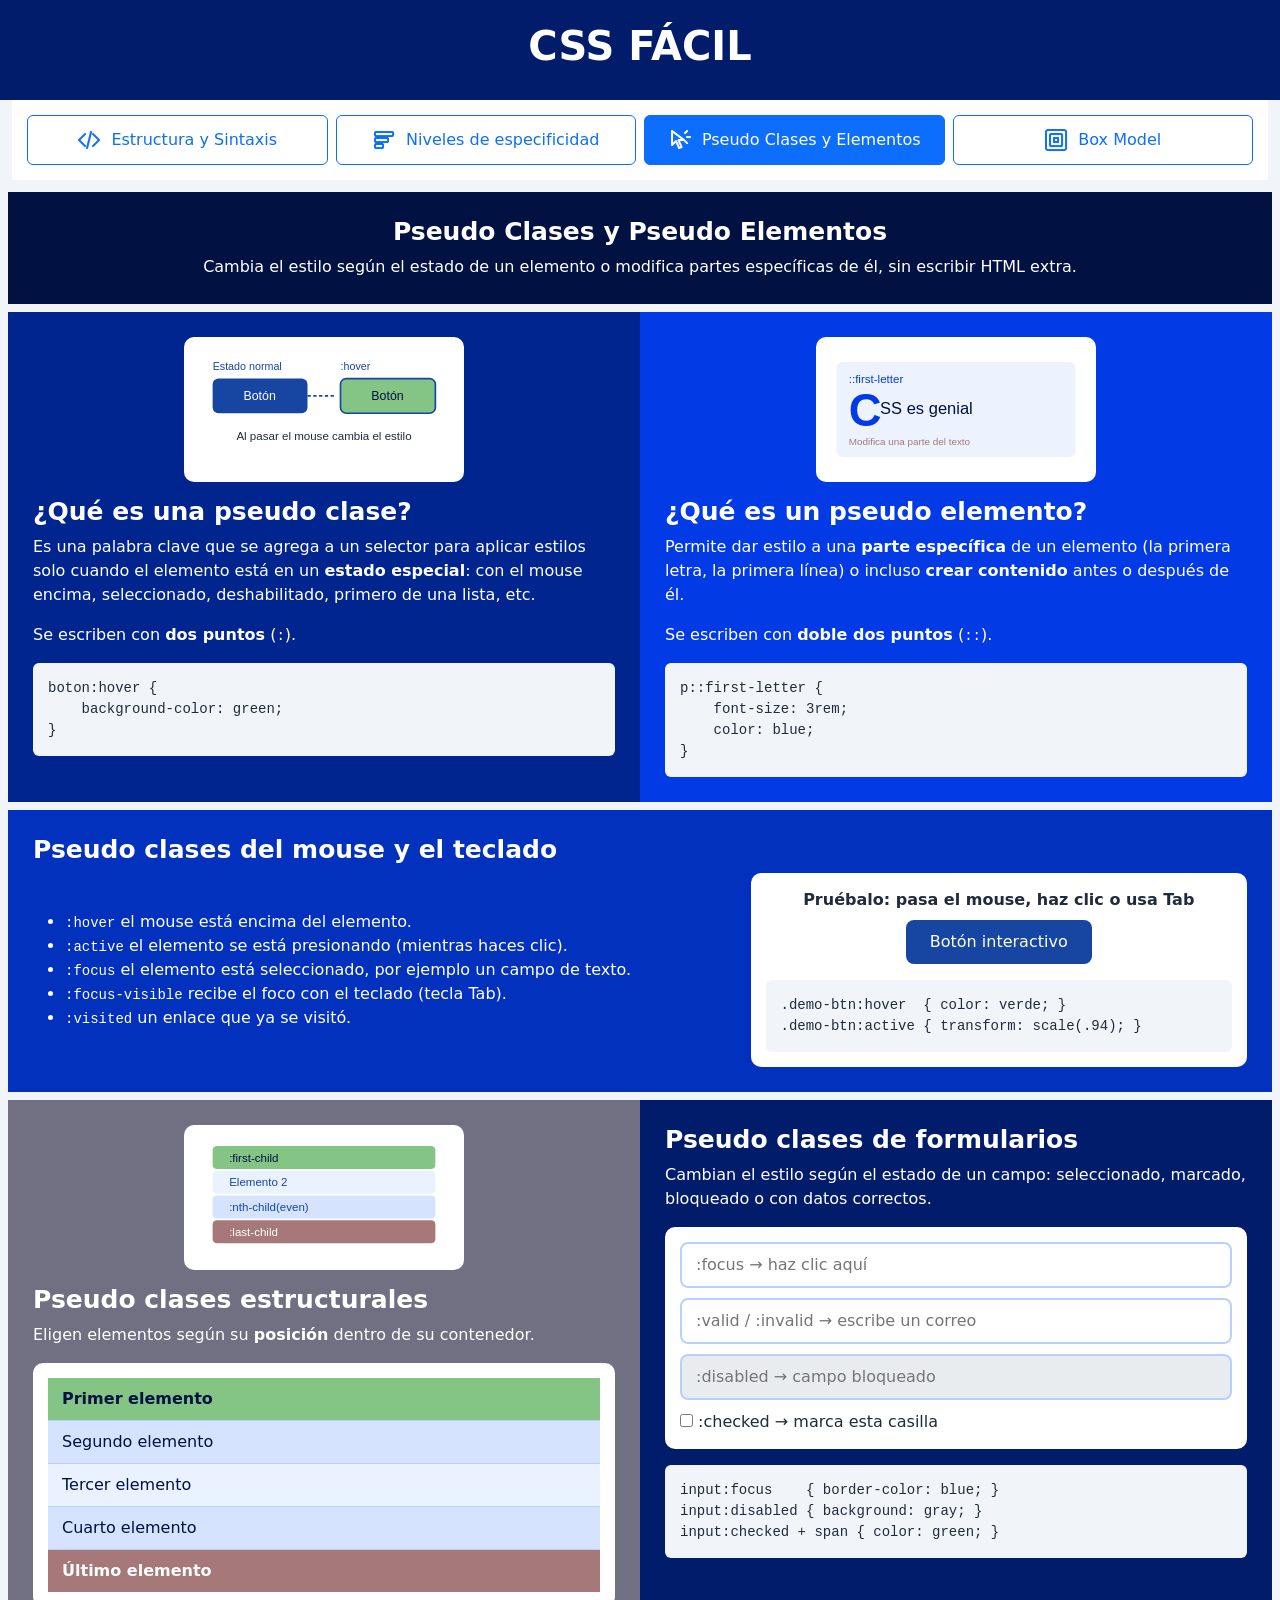
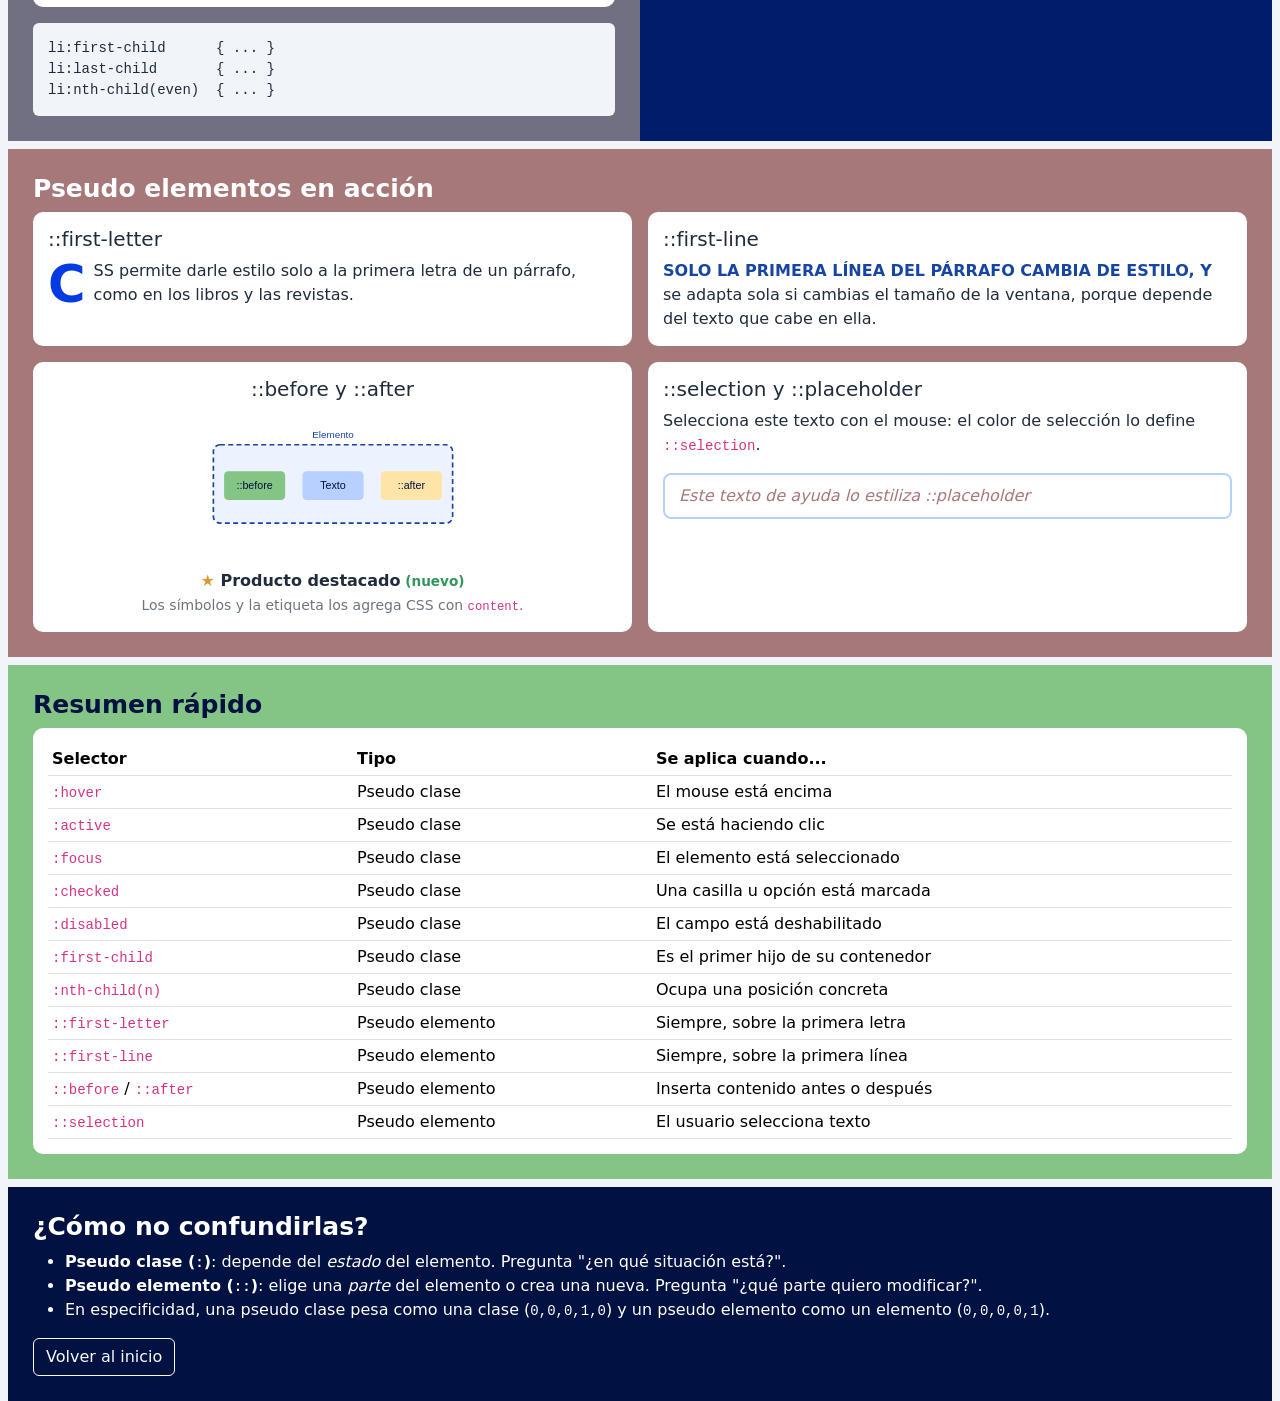
<file: PseudoClases.html>
<!DOCTYPE html>
<html lang="es">
<head>
    <meta charset="UTF-8">
    <meta name="viewport" content="width=device-width, initial-scale=1.0">
    <title>Pseudo Clases y Elementos CSS</title>

    <link href="https://cdn.jsdelivr.net/npm/bootstrap@5.3.8/dist/css/bootstrap.min.css" rel="stylesheet">
    <link rel="stylesheet" href="tema.css">

    <style>
        /* Bloque verde (caja7) que no está en tema.css */
        .caja7 { background-color: #84C484; color: #011142; }
        .caja7 .bloque, .bloque.caja7 { color: #011142; }

        /* Ilustraciones SVG */
        .ilustracion {
            width: 100%;
            max-width: 280px;
            height: 145px;
            margin-bottom: 15px;
            background-color: white;
            border-radius: 10px;
            padding: 8px;
        }
        .ilustracion text { font-family: Arial, sans-serif; }

        /* ---------- DEMOS: pseudo clases ---------- */

        /* :hover, :active, :focus-visible */
        .demo-btn {
            background-color: #1746a2;
            color: white;
            border: none;
            padding: 10px 24px;
            border-radius: 8px;
            cursor: pointer;
            transition: background-color .2s, transform .2s;
        }
        .demo-btn:hover {
            background-color: #84C484;
            color: #011142;
            transform: translateY(-3px);
        }
        .demo-btn:active { transform: scale(.94); }
        .demo-btn:focus-visible {
            outline: 3px solid #d99b37;
            outline-offset: 3px;
        }

        /* :first-child, :last-child, :nth-child */
        .demo-lista { list-style: none; padding: 0; margin: 0; }
        .demo-lista li {
            padding: 9px 14px;
            background-color: #eaf1ff;
            color: #011142;
            border-bottom: 1px solid #b8d0ff;
        }
        .demo-lista li:nth-child(even) { background-color: #d5e3ff; }
        .demo-lista li:first-child { background-color: #84C484; font-weight: bold; }
        .demo-lista li:last-child  { background-color: #A67879; color: white; font-weight: bold; border-bottom: none; }

        /* :focus, :disabled, :valid, :invalid */
        .demo-input {
            width: 100%;
            padding: 9px 14px;
            margin-bottom: 10px;
            border: 2px solid #b8d0ff;
            border-radius: 8px;
            background-color: white;
            color: #202b3c;
        }
        .demo-input:focus {
            border-color: #023BE6;
            outline: none;
            box-shadow: 0 0 0 4px rgba(2, 59, 230, .2);
        }
        .demo-input:disabled { background-color: #e9ecef; cursor: not-allowed; }
        .demo-input:required:valid { border-color: #32965c; }
        .demo-input:required:invalid:not(:placeholder-shown) { border-color: #c0392b; }

        /* :checked */
        .demo-check:checked + span { color: #32965c; font-weight: bold; }

        /* ---------- DEMOS: pseudo elementos ---------- */
        .demo-letra::first-letter {
            float: left;
            font-size: 3.2rem;
            line-height: 1;
            font-weight: bold;
            color: #023BE6;
            margin-right: 8px;
        }
        .demo-linea::first-line {
            font-weight: bold;
            text-transform: uppercase;
            color: #1746a2;
        }
        .demo-etiqueta::before { content: "★ "; color: #d99b37; }
        .demo-etiqueta::after  { content: " (nuevo)"; color: #32965c; font-size: .85em; }
        .demo-seleccion::selection { background-color: #84C484; color: #011142; }
        .demo-ph::placeholder { color: #A67879; font-style: italic; }
    </style>
</head>
<body>

    <div class="container-fluid">

        <!-- ENCABEZADO -->
        <div class="row">
            <div class="col-12 caja1 d-flex align-items-center justify-content-center">
                <h1 class="fw-bold">
                    <a href="index.html" class="text-white text-decoration-none">CSS FÁCIL</a>
                </h1>
            </div>
        </div>

        <!-- MENÚ -->
        <nav class="menu">
            <div class="row g-2">
                <div class="col-12 col-sm-6 col-lg-3">
                    <a class="btn btn-outline-primary" href="Estructura.html">
                        <img src="img/estructura.webp" alt="" class="icono-btn">
                        Estructura y Sintaxis
                    </a>
                </div>
                <div class="col-12 col-sm-6 col-lg-3">
                    <a class="btn btn-outline-primary" href="Especificidad.html">
                        <img src="img/especificidad.webp" alt="" class="icono-btn">
                        Niveles de especificidad
                    </a>
                </div>
                <div class="col-12 col-sm-6 col-lg-3">
                    <a class="btn btn-primary" href="PseudoClases.html">
                        <img src="img/pseudoclases.webp" alt="" class="icono-btn">
                        Pseudo Clases y Elementos
                    </a>
                </div>
                <div class="col-12 col-sm-6 col-lg-3">
                    <a class="btn btn-outline-primary" href="BoxModel.html">
                        <img src="img/boxmodel.webp" alt="" class="icono-btn">
                        Box Model
                    </a>
                </div>
            </div>
        </nav>

        <div class="row g-2 mt-1">

            <!-- TÍTULO -->
            <header class="col-12 caja2 bloque text-center">
                <h2 class="display-6 fw-bold">Pseudo Clases y Pseudo Elementos</h2>
                <p class="mb-0">
                    Cambia el estilo según el estado de un elemento o modifica
                    partes específicas de él, sin escribir HTML extra.
                </p>
            </header>

            <!-- QUÉ ES UNA PSEUDO CLASE -->
            <section class="col-12 col-md-6 caja3 bloque">
                <div class="text-center">
                    <svg class="ilustracion" viewBox="0 0 320 145">
                        <text x="25" y="25" font-size="13" fill="#1746a2">Estado normal</text>
                        <rect x="25" y="35" width="115" height="42" rx="7" fill="#1746a2"/>
                        <text x="82" y="61" text-anchor="middle" font-size="15" fill="white">Botón</text>

                        <text x="180" y="25" font-size="13" fill="#1746a2">:hover</text>
                        <rect x="180" y="35" width="115" height="42" rx="7" fill="#84C484" stroke="#1746a2" stroke-width="2"/>
                        <text x="237" y="61" text-anchor="middle" font-size="15" fill="#011142">Botón</text>

                        <path d="M140 56 L175 56" stroke="#1746a2" stroke-width="2" stroke-dasharray="4 3"/>
                        <text x="160" y="110" text-anchor="middle" font-size="14" fill="#202b3c">Al pasar el mouse cambia el estilo</text>
                    </svg>
                </div>

                <h2>¿Qué es una pseudo clase?</h2>
                <p>
                    Es una palabra clave que se agrega a un selector para aplicar
                    estilos solo cuando el elemento está en un <strong>estado
                    especial</strong>: con el mouse encima, seleccionado,
                    deshabilitado, primero de una lista, etc.
                </p>
                <p>Se escriben con <strong>dos puntos</strong> (<code class="text-white">:</code>).</p>

                <pre class="codigo mb-0">boton:hover {
    background-color: green;
}</pre>
            </section>

            <!-- QUÉ ES UN PSEUDO ELEMENTO -->
            <section class="col-12 col-md-6 caja4 bloque">
                <div class="text-center">
                    <svg class="ilustracion" viewBox="0 0 320 145">
                        <rect x="15" y="15" width="290" height="115" rx="8" fill="#edf2ff"/>
                        <text x="30" y="40" font-size="14" fill="#023BE6">::first-letter</text>
                        <text x="30" y="92" font-size="55" font-weight="bold" fill="#023BE6">C</text>
                        <text x="68" y="78" font-size="20" fill="#011142">SS es genial</text>
                        <text x="30" y="116" font-size="12" fill="#A67879">Modifica una parte del texto</text>
                    </svg>
                </div>

                <h2>¿Qué es un pseudo elemento?</h2>
                <p>
                    Permite dar estilo a una <strong>parte específica</strong> de
                    un elemento (la primera letra, la primera línea) o incluso
                    <strong>crear contenido</strong> antes o después de él.
                </p>
                <p>Se escriben con <strong>doble dos puntos</strong> (<code class="text-white">::</code>).</p>

                <pre class="codigo mb-0">p::first-letter {
    font-size: 3rem;
    color: blue;
}</pre>
            </section>

            <!-- MOUSE Y TECLADO -->
            <section class="col-12 caja5 bloque">
                <h2>Pseudo clases del mouse y el teclado</h2>

                <div class="row g-3 align-items-center">
                    <div class="col-12 col-lg-7">
                        <ul class="mb-0">
                            <li><code class="text-white">:hover</code> el mouse está encima del elemento.</li>
                            <li><code class="text-white">:active</code> el elemento se está presionando (mientras haces clic).</li>
                            <li><code class="text-white">:focus</code> el elemento está seleccionado, por ejemplo un campo de texto.</li>
                            <li><code class="text-white">:focus-visible</code> recibe el foco con el teclado (tecla Tab).</li>
                            <li><code class="text-white">:visited</code> un enlace que ya se visitó.</li>
                        </ul>
                    </div>

                    <div class="col-12 col-lg-5">
                        <div class="tarjeta-blanca text-center">
                            <p class="fw-bold mb-2">Pruébalo: pasa el mouse, haz clic o usa Tab</p>
                            <button class="demo-btn">Botón interactivo</button>
                            <pre class="codigo mt-3 mb-0 text-start">.demo-btn:hover  { color: verde; }
.demo-btn:active { transform: scale(.94); }</pre>
                        </div>
                    </div>
                </div>
            </section>

            <!-- ESTRUCTURALES -->
            <section class="col-12 col-md-6 caja8 bloque">
                <div class="text-center">
                    <svg class="ilustracion" viewBox="0 0 320 145">
                        <rect x="25" y="10" width="270" height="28" rx="5" fill="#84C484"/>
                        <text x="45" y="29" font-size="14" fill="#011142">:first-child</text>

                        <rect x="25" y="40" width="270" height="28" rx="5" fill="#eaf1ff"/>
                        <text x="45" y="59" font-size="14" fill="#1746a2">Elemento 2</text>

                        <rect x="25" y="70" width="270" height="28" rx="5" fill="#d5e3ff"/>
                        <text x="45" y="89" font-size="14" fill="#1746a2">:nth-child(even)</text>

                        <rect x="25" y="100" width="270" height="28" rx="5" fill="#A67879"/>
                        <text x="45" y="119" font-size="14" fill="white">:last-child</text>
                    </svg>
                </div>

                <h2>Pseudo clases estructurales</h2>
                <p>Eligen elementos según su <strong>posición</strong> dentro de su contenedor.</p>

                <div class="tarjeta-blanca">
                    <ul class="demo-lista">
                        <li>Primer elemento</li>
                        <li>Segundo elemento</li>
                        <li>Tercer elemento</li>
                        <li>Cuarto elemento</li>
                        <li>Último elemento</li>
                    </ul>
                </div>

                <pre class="codigo mt-3 mb-0">li:first-child      { ... }
li:last-child       { ... }
li:nth-child(even)  { ... }</pre>
            </section>

            <!-- FORMULARIOS -->
            <section class="col-12 col-md-6 caja9 bloque">
                <h2>Pseudo clases de formularios</h2>
                <p>
                    Cambian el estilo según el estado de un campo: seleccionado,
                    marcado, bloqueado o con datos correctos.
                </p>

                <div class="tarjeta-blanca">
                    <input class="demo-input" type="text" placeholder=":focus → haz clic aquí">

                    <input class="demo-input" type="email" required placeholder=":valid / :invalid → escribe un correo">

                    <input class="demo-input" type="text" disabled placeholder=":disabled → campo bloqueado">

                    <label class="d-block">
                        <input class="demo-check" type="checkbox">
                        <span>:checked → marca esta casilla</span>
                    </label>
                </div>

                <pre class="codigo mt-3 mb-0">input:focus    { border-color: blue; }
input:disabled { background: gray; }
input:checked + span { color: green; }</pre>
            </section>

            <!-- PSEUDO ELEMENTOS EN ACCIÓN -->
            <section class="col-12 caja6 bloque">
                <h2>Pseudo elementos en acción</h2>

                <div class="row g-3">

                    <div class="col-12 col-lg-6">
                        <div class="tarjeta-blanca h-100">
                            <h5>::first-letter</h5>
                            <p class="demo-letra">
                                CSS permite darle estilo solo a la primera letra de un
                                párrafo, como en los libros y las revistas.
                            </p>
                        </div>
                    </div>

                    <div class="col-12 col-lg-6">
                        <div class="tarjeta-blanca h-100">
                            <h5>::first-line</h5>
                            <p class="demo-linea mb-0">
                                Solo la primera línea del párrafo cambia de estilo, y se
                                adapta sola si cambias el tamaño de la ventana, porque
                                depende del texto que cabe en ella.
                            </p>
                        </div>
                    </div>

                    <div class="col-12 col-lg-6">
                        <div class="tarjeta-blanca h-100 text-center">
                            <h5>::before y ::after</h5>
                            <svg class="ilustracion" viewBox="0 0 320 145">
                                <text x="160" y="20" text-anchor="middle" font-size="12" fill="#1746a2">Elemento</text>
                                <rect x="15" y="28" width="290" height="95" rx="8" fill="#edf2ff" stroke="#1746a2" stroke-width="2" stroke-dasharray="6 4"/>
                                <rect x="28" y="60" width="74" height="35" rx="5" fill="#84C484"/>
                                <text x="65" y="82" text-anchor="middle" font-size="13" fill="#011142">::before</text>
                                <rect x="123" y="60" width="74" height="35" rx="5" fill="#b8d0ff"/>
                                <text x="160" y="82" text-anchor="middle" font-size="13" fill="#011142">Texto</text>
                                <rect x="218" y="60" width="74" height="35" rx="5" fill="#ffe4a8"/>
                                <text x="255" y="82" text-anchor="middle" font-size="13" fill="#011142">::after</text>
                            </svg>
                            <p class="demo-etiqueta fw-bold mb-0">Producto destacado</p>
                            <small class="text-secondary">Los símbolos y la etiqueta los agrega CSS con <code>content</code>.</small>
                        </div>
                    </div>

                    <div class="col-12 col-lg-6">
                        <div class="tarjeta-blanca h-100">
                            <h5>::selection y ::placeholder</h5>
                            <p class="demo-seleccion">
                                Selecciona este texto con el mouse: el color de selección
                                lo define <code>::selection</code>.
                            </p>
                            <input class="demo-input demo-ph mb-0" type="text" placeholder="Este texto de ayuda lo estiliza ::placeholder">
                        </div>
                    </div>

                </div>
            </section>

            <!-- TABLA RESUMEN -->
            <section class="col-12 caja7 bloque">
                <h2>Resumen rápido</h2>

                <div class="tarjeta-blanca">
                    <div class="table-responsive">
                        <table class="table table-sm mb-0">
                            <thead>
                                <tr>
                                    <th>Selector</th>
                                    <th>Tipo</th>
                                    <th>Se aplica cuando...</th>
                                </tr>
                            </thead>
                            <tbody>
                                <tr><td><code>:hover</code></td><td>Pseudo clase</td><td>El mouse está encima</td></tr>
                                <tr><td><code>:active</code></td><td>Pseudo clase</td><td>Se está haciendo clic</td></tr>
                                <tr><td><code>:focus</code></td><td>Pseudo clase</td><td>El elemento está seleccionado</td></tr>
                                <tr><td><code>:checked</code></td><td>Pseudo clase</td><td>Una casilla u opción está marcada</td></tr>
                                <tr><td><code>:disabled</code></td><td>Pseudo clase</td><td>El campo está deshabilitado</td></tr>
                                <tr><td><code>:first-child</code></td><td>Pseudo clase</td><td>Es el primer hijo de su contenedor</td></tr>
                                <tr><td><code>:nth-child(n)</code></td><td>Pseudo clase</td><td>Ocupa una posición concreta</td></tr>
                                <tr><td><code>::first-letter</code></td><td>Pseudo elemento</td><td>Siempre, sobre la primera letra</td></tr>
                                <tr><td><code>::first-line</code></td><td>Pseudo elemento</td><td>Siempre, sobre la primera línea</td></tr>
                                <tr><td><code>::before</code> / <code>::after</code></td><td>Pseudo elemento</td><td>Inserta contenido antes o después</td></tr>
                                <tr><td><code>::selection</code></td><td>Pseudo elemento</td><td>El usuario selecciona texto</td></tr>
                            </tbody>
                        </table>
                    </div>
                </div>
            </section>

            <!-- DIFERENCIA -->
            <footer class="col-12 caja10 bloque">
                <h2>¿Cómo no confundirlas?</h2>
                <ul class="mb-3">
                    <li>
                        <strong>Pseudo clase (<code class="text-white">:</code>)</strong>:
                        depende del <em>estado</em> del elemento. Pregunta "¿en qué
                        situación está?".
                    </li>
                    <li>
                        <strong>Pseudo elemento (<code class="text-white">::</code>)</strong>:
                        elige una <em>parte</em> del elemento o crea una nueva.
                        Pregunta "¿qué parte quiero modificar?".
                    </li>
                    <li>
                        En especificidad, una pseudo clase pesa como una clase
                        (<code class="text-white">0,0,0,1,0</code>) y un pseudo
                        elemento como un elemento
                        (<code class="text-white">0,0,0,0,1</code>).
                    </li>
                </ul>
                <a class="btn btn-outline-light" href="index.html">Volver al inicio</a>
            </footer>

        </div>
    </div>

    <script src="https://cdn.jsdelivr.net/npm/bootstrap@5.3.8/dist/js/bootstrap.bundle.min.js"></script>
</body>
</html>
</file>
<file: estilos.css>
/* ==========================================
   1. VARIABLES DE DISEÑO
========================================== */

:root {
    --color-primario: #2563eb;
    --color-acento: #06b6d4;
    --color-oscuro: #0f172a;
    --color-fondo: #f8fafc;
    --color-texto: #1e293b;
    --color-blanco: #ffffff;
    --color-borde: #e2e8f0;
}

/* ==========================================
   2. SELECTOR UNIVERSAL
========================================== */

* {
    margin: 0;
    padding: 0;
    box-sizing: border-box;
    scroll-behavior: smooth;
}

/* ==========================================
   3. SELECTOR DE ETIQUETA
========================================== */

body {
    font-family: 'Plus Jakarta Sans', Arial, sans-serif;
    background-color: var(--color-fondo);
    color: var(--color-texto);
}

p {
    line-height: 1.7;
}

/* ==========================================
   4. SELECTORES DE CLASE
========================================== */

.menu {
    background-color: rgba(15, 23, 42, 0.95);
    backdrop-filter: blur(8px);
    box-shadow: 0 4px 20px rgba(0, 0, 0, 0.15);
}

.menu .nav-link {
    position: relative;
    color: #cbd5e1;
    font-weight: 500;
    transition: color 0.3s ease;
}

/* ==========================================
   5. PSEUDOCLASES DE NAVEGACIÓN
========================================== */

/* :hover */
.menu .nav-link:hover {
    color: var(--color-blanco);
}

/* :focus */
.menu .nav-link:focus {
    color: var(--color-blanco);
    outline: 2px solid var(--color-acento);
}

/* :focus-visible */
.menu .nav-link:focus-visible {
    outline: 3px solid var(--color-acento);
    outline-offset: 3px;
}

/* :active */
.menu .nav-link:active {
    color: var(--color-acento);
}

/* :not() */
.menu .nav-link:not(.btn-contacto-nav)::after {
    content: "";
    position: absolute;
    bottom: 4px;
    left: 0.5rem;
    width: 0;
    height: 2px;
    background-color: var(--color-acento);
    transition: width 0.3s ease;
}

/* Combinación de selectores */
.menu .nav-link:not(.btn-contacto-nav):hover::after {
    width: calc(100% - 1rem);
}

/* ==========================================
   6. ENCABEZADO
========================================== */

.encabezado {
    background:
        linear-gradient(
            135deg,
            rgba(15, 23, 42, 0.88),
            rgba(37, 99, 235, 0.78)
        ),
        url('https://picsum.photos/1600/700') center/cover no-repeat;

    color: var(--color-blanco);
    padding: 6rem 1rem;
    text-align: center;
    margin-bottom: 3rem;
}

.etiqueta {
    display: inline-block;
    background: rgba(6, 182, 212, 0.2);
    border: 1px solid rgba(6, 182, 212, 0.5);
    color: #67e8f9;
    font-size: 0.75rem;
    font-weight: 700;
    letter-spacing: 1.5px;
    padding: 0.4rem 1rem;
    border-radius: 50px;
}

/* ==========================================
   7. BOTONES Y PSEUDOCLASES
========================================== */

.btn-hero {
    display: inline-block;
    background-color: var(--color-primario);
    color: var(--color-blanco);
    text-decoration: none;
    padding: 0.75rem 1.75rem;
    border-radius: 50px;
    font-weight: 600;
    transition: 0.25s ease;
}

/* :hover */
.btn-hero:hover {
    background-color: #1d4ed8;
    color: var(--color-blanco);
    transform: translateY(-3px);
    box-shadow: 0 10px 25px rgba(37, 99, 235, 0.4);
}

/* :active */
.btn-hero:active {
    transform: scale(0.96);
}

/* ==========================================
   8. TARJETAS PRINCIPALES
========================================== */

.contenido,
.lateral,
.card-contacto {
    background: var(--color-blanco);
    border-radius: 16px;
    padding: 2rem;
    border: 1px solid var(--color-borde);
    box-shadow: 0 10px 30px rgba(15, 23, 42, 0.04);
    transition: 0.3s ease;
}

/* :hover */
.contenido:hover,
.lateral:hover,
.card-contacto:hover {
    transform: translateY(-4px);
    box-shadow: 0 14px 28px rgba(15, 23, 42, 0.10);
}

/* :focus-within */
.card-contacto:focus-within {
    border-color: var(--color-primario);
}

/* ==========================================
   9. TEXTOS E IMÁGENES
========================================== */

.subtitulo {
    font-size: 0.75rem;
    font-weight: 700;
    letter-spacing: 1.2px;
    color: var(--color-primario);
    text-transform: uppercase;
}

.img-destacada-wrapper {
    overflow: hidden;
    border-radius: 12px;
}

.img-destacada-wrapper img {
    width: 100%;
    transition: transform 0.5s ease;
}

/* Combinación de selectores */
.contenido:hover .img-destacada-wrapper img {
    transform: scale(1.05);
}

.enlace-contenido {
    display: inline-flex;
    align-items: center;
    gap: 0.4rem;
    color: var(--color-primario);
    font-weight: 600;
    text-decoration: none;
    margin-top: 0.5rem;
}

/* :hover */
.enlace-contenido:hover {
    color: #1d4ed8;
}

/* :active */
.enlace-contenido:active {
    color: var(--color-acento);
}

/* ==========================================
   10. INFORMACIÓN LATERAL
========================================== */

.icono-lateral {
    width: 48px;
    height: 48px;
    border-radius: 12px;
    background-color: #eff6ff;
    color: var(--color-primario);
    display: flex;
    align-items: center;
    justify-content: center;
    font-size: 1.4rem;
}

.estado {
    display: inline-flex;
    align-items: center;
    gap: 0.5rem;
    font-size: 0.85rem;
    font-weight: 600;
    color: #059669;
    background: #ecfdf5;
    padding: 0.4rem 0.9rem;
    border-radius: 50px;
}

.punto-activo {
    width: 8px;
    height: 8px;
    background-color: #10b981;
    border-radius: 50%;
}

/* ==========================================
   11. GALERÍA DE LOS 18 CUADROS
========================================== */

.cuadro {
    background: var(--color-blanco);
    border-radius: 14px;
    overflow: hidden;
    border: 1px solid var(--color-borde);
    box-shadow: 0 4px 12px rgba(0, 0, 0, 0.04);
    transition: transform 0.3s ease, box-shadow 0.3s ease,
                border-color 0.3s ease;
    cursor: pointer;
    height: 100%;
}

.cuadro-img {
    position: relative;
    height: 130px;
    overflow: hidden;
    background-color: #e2e8f0;
}

.cuadro-img img {
    width: 100%;
    height: 100%;
    object-fit: cover;
    transition: transform 0.45s ease;
}

.badge-icon {
    position: absolute;
    bottom: 8px;
    right: 8px;
    width: 32px;
    height: 32px;
    background: rgba(15, 23, 42, 0.85);
    color: var(--color-blanco);
    border-radius: 8px;
    display: flex;
    align-items: center;
    justify-content: center;
    font-size: 0.95rem;
    transition: 0.3s ease;
}

.cuadro-body {
    padding: 0.9rem;
    text-align: center;
}

.cuadro-body h3 {
    font-size: 0.95rem;
    font-weight: 700;
    margin-bottom: 0.2rem;
}

.cuadro-body small {
    color: #64748b;
    font-size: 0.78rem;
}

/* ==========================================
   12. PSEUDOCLASES DE LOS CUADROS
========================================== */

/* :hover */
.cuadro:hover {
    transform: translateY(-6px);
    box-shadow: 0 14px 28px rgba(15, 23, 42, 0.12);
    border-color: var(--color-primario);
}

.cuadro:hover .cuadro-img img {
    transform: scale(1.12);
}

/* :active */
.cuadro:active {
    transform: scale(0.97);
}

/* :nth-child(even) */
.cuadros-grid > div:nth-child(even) .cuadro:hover {
    border-color: var(--color-acento);
}

/* :nth-child(odd) */
.cuadros-grid > div:nth-child(odd) .cuadro:hover {
    border-color: var(--color-primario);
}

/* :first-child */
.cuadros-grid > div:first-child .cuadro {
    border-top: 3px solid var(--color-primario);
}

/* :last-child */
.cuadros-grid > div:last-child .cuadro {
    border-top: 3px solid #10b981;
}

/* :not() */
.cuadro:not(:hover) {
    transition: all 0.3s ease;
}

/* ==========================================
   13. FORMULARIO Y ESPECIFICIDAD
========================================== */

.campo-pro {
    border-radius: 10px;
    padding: 0.65rem 1rem;
    border: 1px solid #cbd5e1;
    transition: all 0.25s ease;
}

/* :focus */
.campo-pro:focus {
    border-color: var(--color-primario);
    box-shadow: 0 0 0 4px rgba(37, 99, 235, 0.15);
    outline: none;
}

/* :valid */
.campo-pro:valid {
    border-color: #10b981;
}

/* :invalid */
.campo-pro:invalid {
    border-color: #ef4444;
}

/* :checked */
input[type="checkbox"]:checked {
    accent-color: var(--color-primario);
}

/* :required */
.campo-pro:required {
    border-left: 3px solid var(--color-acento);
}

/* :disabled */
.campo-pro:disabled {
    background-color: #e2e8f0;
    cursor: not-allowed;
}

.btn-enviar {
    background-color: var(--color-oscuro);
    color: var(--color-blanco);
    border: none;
    padding: 0.75rem;
    border-radius: 10px;
    font-weight: 600;
    transition: background-color 0.25s ease;
}

/* :hover */
.btn-enviar:hover {
    background-color: var(--color-primario);
}

/* :active */
.btn-enviar:active {
    transform: scale(0.97);
}

/* ==========================================
   14. ESPECIFICIDAD CSS
========================================== */

/* Selector universal */
* {
    font-family: 'Plus Jakarta Sans', Arial, sans-serif;
}

/* Selector de etiqueta */
p {
    font-size: 1rem;
}

/* Selector de clase */
.texto {
    color: green;
}

/* Selector de ID */
#identificador {
    color: red;
}

/* Combinación de selectores */
p.especial#prioridad {
    color: orange;
}

/* Estilo en línea:
   Se escribe directamente en el HTML. */

/* Uso de !important */
.texto-importante {
    color: black !important;
}

/* Selector descendiente */
.contenido p {
    color: #64748b;
}

/* Selector de hijo directo */
.contenedor > p {
    font-weight: bold;
}

/* ==========================================
   15. PSEUDOCLASE :TARGET
========================================== */

#estructura:target,
#servicios:target,
#nosotros:target,
#contacto:target {
    scroll-margin-top: 90px;
}

/* ==========================================
   16. PSEUDOELEMENTOS
========================================== */

/* ::before */
.subtitulo::before {
    content: "◆ ";
}

/* ::after */
.titulo-seccion h2::after {
    content: "";
    display: block;
    width: 55px;
    height: 3px;
    background-color: var(--color-acento);
    margin: 12px auto;
    border-radius: 5px;
}

/* ==========================================
   17. PIE DE PÁGINA
========================================== */

.pie-pagina {
    background-color: var(--color-oscuro);
    color: #94a3b8;
    padding: 2rem 0;
    font-size: 0.9rem;
}

/* :hover */
.pie-pagina a:hover {
    color: var(--color-acento);
}

/* ==========================================
   18. RESPONSIVE
========================================== */

@media (max-width: 768px) {

    .encabezado {
        padding: 4rem 1rem;
    }

    .contenido,
    .lateral,
    .card-contacto {
        padding: 1.5rem;
    }

    .cuadro-img {
        height: 120px;
    }

}

@media (max-width: 576px) {

    .encabezado {
        padding: 3rem 1rem;
    }

    .etiqueta {
        font-size: 0.65rem;
    }

    .cuadro-img {
        height: 140px;
    }

}
</file>
<file: tema.css>
body {
    background-color: #f1f4f9;
}

/* COLORES DE LOS CUADROS (los mismos del index) */
.caja1  { min-height: 100px; background-color: #011C6B; color: white; }
.caja2  { background-color: #011142; }
.caja3  { background-color: #01258F; }
.caja4  { background-color: #023BE6; }
.caja5  { background-color: #0231BD; }
.caja6  { background-color: #A67879; }
.caja8  { background-color: #716F82; }
.caja9  { background-color: #011C6B; }
.caja10 { background-color: #011142; }

/* MENÚ */
.menu {
    background-color: white;
    padding: 15px;
}

.menu .btn {
    width: 100%;
    min-height: 50px;
    display: flex;
    align-items: center;
    justify-content: center;
}

/* BLOQUES DE INFORMACIÓN */
.bloque {
    color: white;
    padding: 25px;
}

.bloque h2 {
    font-size: 25px;
    font-weight: bold;
}

.bloque > p,
.bloque li {
    color: inherit;
    font-weight: normal;
}

/* TARJETA BLANCA DENTRO DE UN BLOQUE */
.tarjeta-blanca {
    background-color: white;
    color: #202b3c;
    border-radius: 10px;
    padding: 15px;
}

.calculo {
    display: block;
    margin-bottom: 12px;
    color: #555;
}

.codigo {
    margin: 0 0 10px;
    padding: 15px;
    background-color: #f1f4f9;
    color: #202b3c;
    border-radius: 6px;
    overflow-x: auto;
}

.btn-primary .icono-btn {
    filter: brightness(0) invert(1);
}

/* ICONOS DE LOS BOTONES */
.icono-btn {
    width: 24px;
    height: 24px;
    margin-right: 10px;
}

/* El icono se ve blanco en el botón activo y al pasar el mouse */
.btn-primary .icono-btn,
.btn:hover .icono-btn {
    filter: brightness(0) invert(1);
}
</file>
